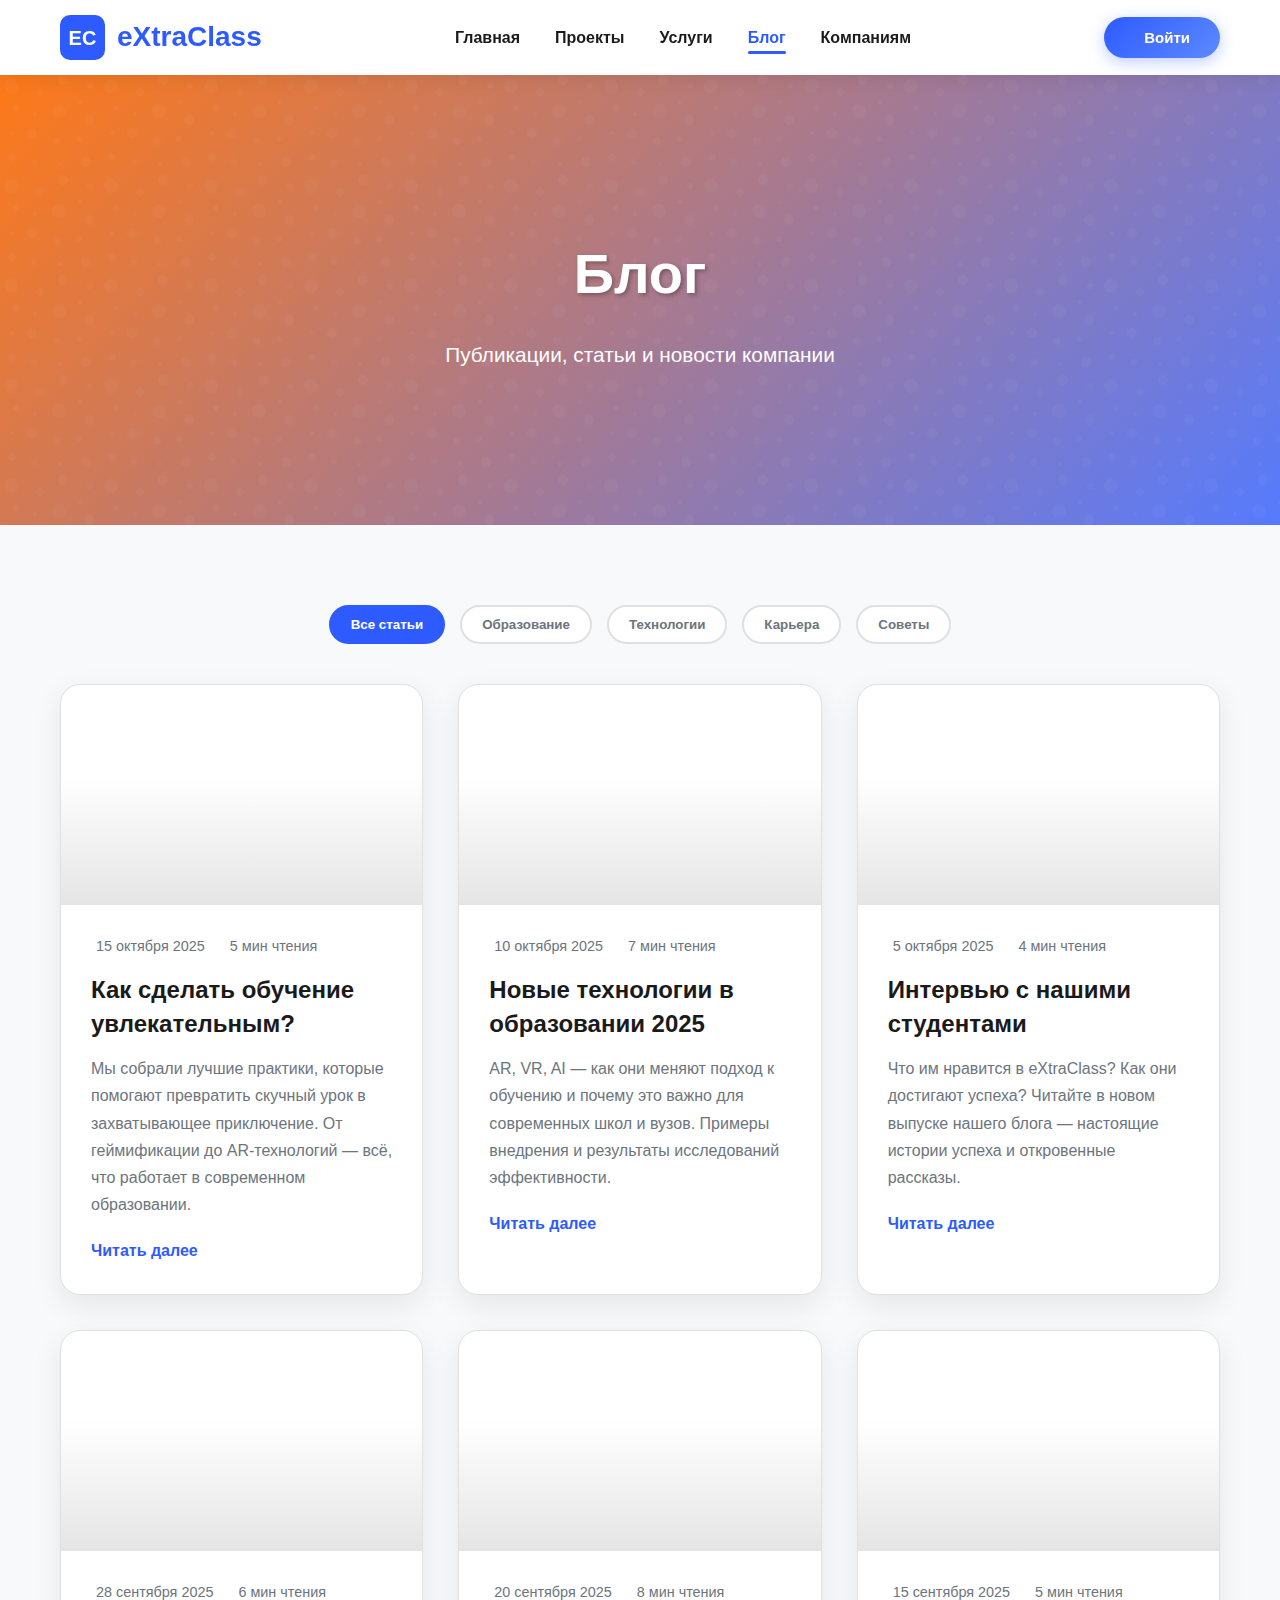
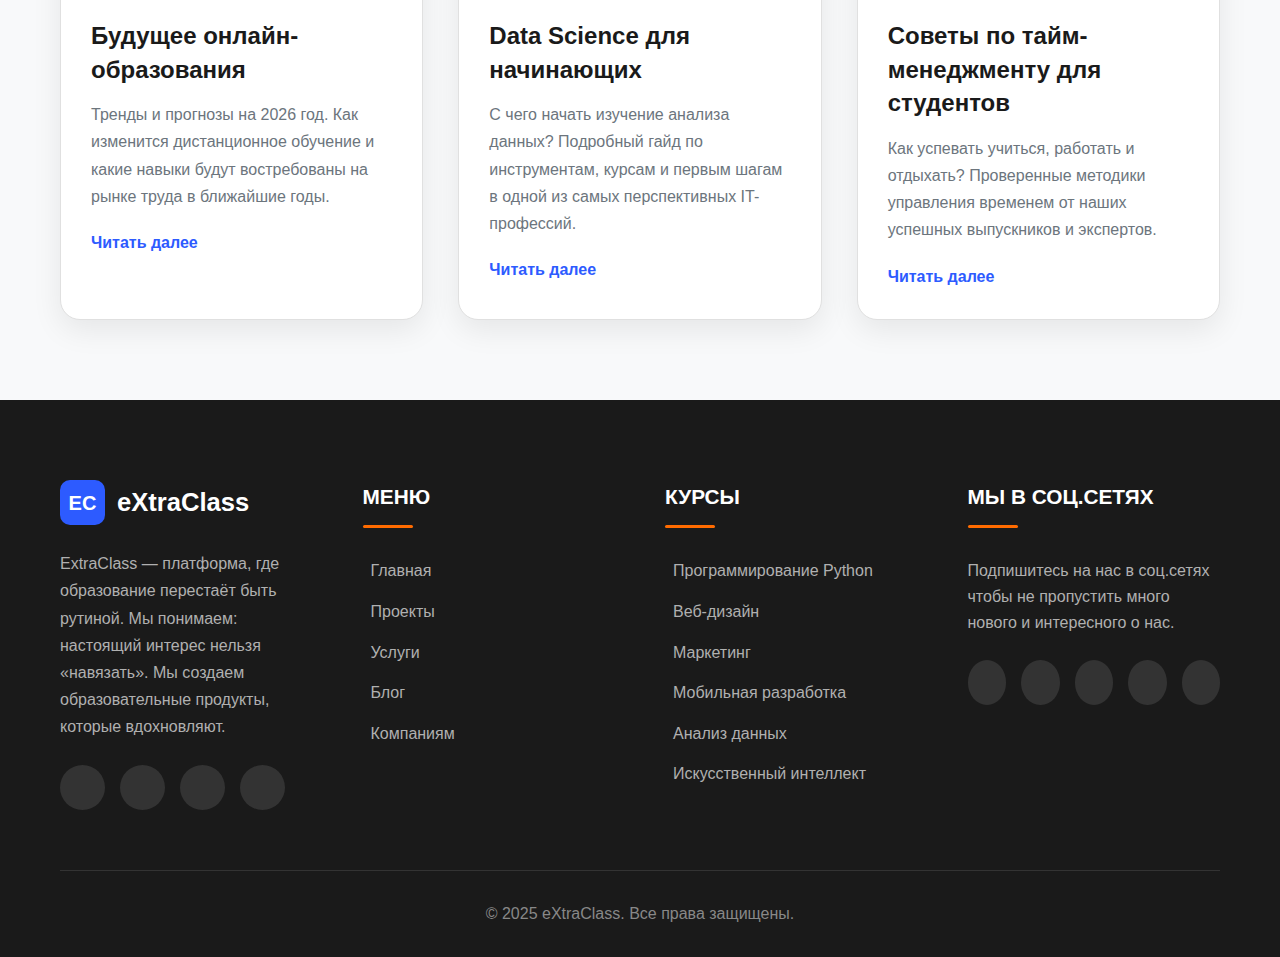
<file: blog.html>
<!DOCTYPE html>
<html lang="ru">
<head>
    <meta charset="UTF-8">
    <meta name="viewport" content="width=device-width, initial-scale=1.0">
    <title>Блог - eXtraClass</title>
    <link rel="stylesheet" href="blog-style.css">
    <link rel="stylesheet" href="carousel-calculator.css">
    <script src="enhancements.js" defer></script>
</head>
<body>
    <header>
        <div class="container">
            <div class="header-inner">
                <a href="index.html" class="logo">
                    <div class="logo-icon">EC</div>
                    <span>eXtraClass</span>
                </a>
                <nav>
                    <ul>
                        <li><a href="index.html">Главная</a></li>
                        <li><a href="projects.html">Проекты</a></li>
                        <li><a href="services.html">Услуги</a></li>
                        <li><a href="blog.html" class="active">Блог</a></li>
                        <li><a href="companies.html">Компаниям</a></li>
                    </ul>
                </nav>
                <button class="auth-btn" onclick="openLoginModal()">
                    <i class="fas fa-sign-in-alt"></i>
                    Войти
                </button>
            </div>
        </div>
    </header>

    <div class="page-hero">
        <div class="container">
            <div class="hero-content">
                <h1>Блог</h1>
                <p>Публикации, статьи и новости компании</p>
            </div>
        </div>
    </div>

    <section>
        <div class="container">
            <div class="categories">
                <button class="category-btn active">Все статьи</button>
                <button class="category-btn">Образование</button>
                <button class="category-btn">Технологии</button>
                <button class="category-btn">Карьера</button>
                <button class="category-btn">Советы</button>
            </div>

            <div class="blog-grid">
                <div class="blog-card">
                    <div class="blog-img" style="background-image: url('https://images.unsplash.com/photo-1434030216411-0b793f4b4173?ixlib=rb-4.0.3&auto=format&fit=crop&w=1000&q=80')"></div>
                    <div class="blog-content">
                        <div class="blog-meta">
                            <span><i class="far fa-calendar"></i> 15 октября 2025</span>
                            <span><i class="far fa-clock"></i> 5 мин чтения</span>
                        </div>
                        <h3>Как сделать обучение увлекательным?</h3>
                        <p>Мы собрали лучшие практики, которые помогают превратить скучный урок в захватывающее приключение. От геймификации до AR-технологий — всё, что работает в современном образовании.</p>
                        <a href="#" class="read-more">Читать далее <i class="fas fa-arrow-right"></i></a>
                    </div>
                </div>

                <div class="blog-card">
                    <div class="blog-img" style="background-image: url('https://images.unsplash.com/photo-1551288049-bebda4e38f71?ixlib=rb-4.0.3&auto=format&fit=crop&w=1000&q=80')"></div>
                    <div class="blog-content">
                        <div class="blog-meta">
                            <span><i class="far fa-calendar"></i> 10 октября 2025</span>
                            <span><i class="far fa-clock"></i> 7 мин чтения</span>
                        </div>
                        <h3>Новые технологии в образовании 2025</h3>
                        <p>AR, VR, AI — как они меняют подход к обучению и почему это важно для современных школ и вузов. Примеры внедрения и результаты исследований эффективности.</p>
                        <a href="#" class="read-more">Читать далее <i class="fas fa-arrow-right"></i></a>
                    </div>
                </div>

                <div class="blog-card">
                    <div class="blog-img" style="background-image: url('https://images.unsplash.com/photo-1522202176988-66273c2fd55f?ixlib=rb-4.0.3&auto=format&fit=crop&w=1000&q=80')"></div>
                    <div class="blog-content">
                        <div class="blog-meta">
                            <span><i class="far fa-calendar"></i> 5 октября 2025</span>
                            <span><i class="far fa-clock"></i> 4 мин чтения</span>
                        </div>
                        <h3>Интервью с нашими студентами</h3>
                        <p>Что им нравится в eXtraClass? Как они достигают успеха? Читайте в новом выпуске нашего блога — настоящие истории успеха и откровенные рассказы.</p>
                        <a href="#" class="read-more">Читать далее <i class="fas fa-arrow-right"></i></a>
                    </div>
                </div>

                <div class="blog-card">
                    <div class="blog-img" style="background-image: url('https://images.unsplash.com/photo-1552664730-d307ca884978?ixlib=rb-4.0.3&auto=format&fit=crop&w=1000&q=80')"></div>
                    <div class="blog-content">
                        <div class="blog-meta">
                            <span><i class="far fa-calendar"></i> 28 сентября 2025</span>
                            <span><i class="far fa-clock"></i> 6 мин чтения</span>
                        </div>
                        <h3>Будущее онлайн-образования</h3>
                        <p>Тренды и прогнозы на 2026 год. Как изменится дистанционное обучение и какие навыки будут востребованы на рынке труда в ближайшие годы.</p>
                        <a href="#" class="read-more">Читать далее <i class="fas fa-arrow-right"></i></a>
                    </div>
                </div>

                <div class="blog-card">
                    <div class="blog-img" style="background-image: url('https://images.unsplash.com/photo-1559028012-481c04fa702d?ixlib=rb-4.0.3&auto=format&fit=crop&w=1000&q=80')"></div>
                    <div class="blog-content">
                        <div class="blog-meta">
                            <span><i class="far fa-calendar"></i> 20 сентября 2025</span>
                            <span><i class="far fa-clock"></i> 8 мин чтения</span>
                        </div>
                        <h3>Data Science для начинающих</h3>
                        <p>С чего начать изучение анализа данных? Подробный гайд по инструментам, курсам и первым шагам в одной из самых перспективных IT-профессий.</p>
                        <a href="#" class="read-more">Читать далее <i class="fas fa-arrow-right"></i></a>
                    </div>
                </div>

                <div class="blog-card">
                    <div class="blog-img" style="background-image: url('https://images.unsplash.com/photo-1547658719-da2b51169166?ixlib=rb-4.0.3&auto=format&fit=crop&w=1000&q=80')"></div>
                    <div class="blog-content">
                        <div class="blog-meta">
                            <span><i class="far fa-calendar"></i> 15 сентября 2025</span>
                            <span><i class="far fa-clock"></i> 5 мин чтения</span>
                        </div>
                        <h3>Советы по тайм-менеджменту для студентов</h3>
                        <p>Как успевать учиться, работать и отдыхать? Проверенные методики управления временем от наших успешных выпускников и экспертов.</p>
                        <a href="#" class="read-more">Читать далее <i class="fas fa-arrow-right"></i></a>
                    </div>
                </div>
            </div>

    </section>

    <footer>
        <div class="container">
            <div class="footer-content">
                <div class="footer-about">
                    <div class="footer-logo">
                        <div class="logo-icon">EC</div>
                        <span>eXtraClass</span>
                    </div>
                    <p>ExtraClass — платформа, где образование перестаёт быть рутиной. Мы понимаем: настоящий интерес нельзя «навязать». Мы создаем образовательные продукты, которые вдохновляют.</p>
                    <div class="social-links">
                        <a href="#"><i class="fab fa-vk"></i></a>
                        <a href="#"><i class="fab fa-telegram"></i></a>
                        <a href="#"><i class="fab fa-youtube"></i></a>
                        <a href="#"><i class="fab fa-instagram"></i></a>
                    </div>
                </div>
                <div class="footer-section">
                    <h3>МЕНЮ</h3>
                    <ul class="footer-links">
                        <li><a href="index.html"><i class="fas fa-home"></i> Главная</a></li>
                        <li><a href="projects.html"><i class="fas fa-project-diagram"></i> Проекты</a></li>
                        <li><a href="services.html"><i class="fas fa-concierge-bell"></i> Услуги</a></li>
                        <li><a href="blog.html"><i class="fas fa-blog"></i> Блог</a></li>
                        <li><a href="companies.html"><i class="fas fa-building"></i> Компаниям</a></li>
                    </ul>
                </div>
                <div class="footer-section">
                    <h3>КУРСЫ</h3>
                    <ul class="footer-links">
                        <li><a href="#"><i class="fas fa-code"></i> Программирование Python</a></li>
                        <li><a href="#"><i class="fas fa-palette"></i> Веб-дизайн</a></li>
                        <li><a href="#"><i class="fas fa-chart-line"></i> Маркетинг</a></li>
                        <li><a href="#"><i class="fas fa-mobile-alt"></i> Мобильная разработка</a></li>
                        <li><a href="#"><i class="fas fa-database"></i> Анализ данных</a></li>
                        <li><a href="#"><i class="fas fa-robot"></i> Искусственный интеллект</a></li>
                    </ul>
                </div>
                <div class="footer-section">
                    <h3>МЫ В СОЦ.СЕТЯХ</h3>
                    <p style="color: #B0B0B0; margin-bottom: 20px;">Подпишитесь на нас в соц.сетях чтобы не пропустить много нового и интересного о нас.</p>
                    <div class="social-links">
                        <a href="#"><i class="fab fa-vk"></i></a>
                        <a href="#"><i class="fab fa-telegram"></i></a>
                        <a href="#"><i class="fab fa-youtube"></i></a>
                        <a href="#"><i class="fab fa-instagram"></i></a>
                        <a href="#"><i class="fab fa-facebook"></i></a>
                    </div>
                </div>
            </div>
            <div class="footer-bottom">
                <p>&copy; 2025 eXtraClass. Все права защищены.</p>
            </div>
        </div>
    </footer>

   <div id="loginModal" class="modal" style="display: none; position: fixed; top: 0; left: 0; width: 100%; height: 100%; background: rgba(0,0,0,0.8); z-index: 2000; align-items: center; justify-content: center;">
        <div style="background: white; border-radius: 20px; padding: 40px; max-width: 500px; width: 90%; position: relative;">
            <button onclick="closeLoginModal()" style="position: absolute; top: 20px; right: 20px; background: none; border: none; font-size: 24px; cursor: pointer; color: var(--gray);">&times;</button>
            <h2 style="text-align: center; margin-bottom: 30px; color: var(--dark);">Вход в систему</h2>
            <div style="display: flex; gap: 10px; margin-bottom: 30px;">
                <button class="tab-btn active" onclick="switchTab('login')" style="flex: 1; padding: 12px; border: none; background: var(--primary); color: white; border-radius: 8px; cursor: pointer; font-weight: 600;">Вход</button>
                <button class="tab-btn" onclick="switchTab('register')" style="flex: 1; padding: 12px; border: 1px solid var(--primary); background: white; color: var(--primary); border-radius: 8px; cursor: pointer; font-weight: 600;">Регистрация</button>
            </div>
            
            <div id="loginTab">
                <form id="loginForm" style="display: flex; flex-direction: column; gap: 20px;">
                    <div>
                        <label style="display: block; margin-bottom: 8px; font-weight: 600; color: var(--dark);">Email</label>
                        <input type="email" required style="width: 100%; padding: 15px; border: 2px solid var(--border); border-radius: 10px; font-size: 16px; transition: border 0.3s;">
                    </div>
                    <div>
                        <label style="display: block; margin-bottom: 8px; font-weight: 600; color: var(--dark);">Пароль</label>
                        <input type="password" required style="width: 100%; padding: 15px; border: 2px solid var(--border); border-radius: 10px; font-size: 16px; transition: border 0.3s;">
                    </div>
                    <button type="submit" style="background: var(--primary); color: white; border: none; padding: 15px; border-radius: 10px; font-size: 16px; font-weight: 600; cursor: pointer; transition: all 0.3s;">Войти</button>
                </form>
            </div>
            
            <div id="registerTab" style="display: none;">
                <form id="registerForm" style="display: flex; flex-direction: column; gap: 20px;">
                    <div>
                        <label style="display: block; margin-bottom: 8px; font-weight: 600; color: var(--dark);">Тип аккаунта</label>
                        <select required style="width: 100%; padding: 15px; border: 2px solid var(--border); border-radius: 10px; font-size: 16px;">
                            <option value="">Выберите тип аккаунта</option>
                            <option value="student">Студент</option>
                            <option value="teacher">Преподаватель</option>
                            <option value="admin">Администратор</option>
                        </select>
                    </div>
                    <div>
                        <label style="display: block; margin-bottom: 8px; font-weight: 600; color: var(--dark);">Имя и фамилия</label>
                        <input type="text" required style="width: 100%; padding: 15px; border: 2px solid var(--border); border-radius: 10px; font-size: 16px;">
                    </div>
                    <div>
                        <label style="display: block; margin-bottom: 8px; font-weight: 600; color: var(--dark);">Email</label>
                        <input type="email" required style="width: 100%; padding: 15px; border: 2px solid var(--border); border-radius: 10px; font-size: 16px;">
                    </div>
                    <div>
                        <label style="display: block; margin-bottom: 8px; font-weight: 600; color: var(--dark);">Пароль</label>
                        <input type="password" required style="width: 100%; padding: 15px; border: 2px solid var(--border); border-radius: 10px; font-size: 16px;">
                    </div>
                    <button type="submit" style="background: var(--secondary); color: white; border: none; padding: 15px; border-radius: 10px; font-size: 16px; font-weight: 600; cursor: pointer; transition: all 0.3s;">Зарегистрироваться</button>
                </form>
            </div>
        </div>
    </div>

    <script>
        function openLoginModal() {
            document.getElementById('loginModal').style.display = 'flex';
        }

        function closeLoginModal() {
            document.getElementById('loginModal').style.display = 'none';
        }

        function switchTab(tab) {
            document.querySelectorAll('.tab-btn').forEach(btn => btn.classList.remove('active'));
            event.target.classList.add('active');
            
            if (tab === 'login') {
                document.getElementById('loginTab').style.display = 'block';
                document.getElementById('registerTab').style.display = 'none';
            } else {
                document.getElementById('loginTab').style.display = 'none';
                document.getElementById('registerTab').style.display = 'block';
            }
        }

        window.onclick = function(event) {
            const modal = document.getElementById('loginModal');
            if (event.target === modal) {
                closeLoginModal();
            }
        }

        document.getElementById('loginForm').onsubmit = function(e) {
            e.preventDefault();
            alert('Вход выполнен успешно!');
            closeLoginModal();
        }

        document.getElementById('registerForm').onsubmit = function(e) {
            e.preventDefault();
            alert('Регистрация завершена! Проверьте вашу почту.');
            closeLoginModal();
        }
    </script>

    <script>
        function openLoginModal() {
            document.getElementById('loginModal').style.display = 'flex';
        }

        function closeLoginModal() {
            document.getElementById('loginModal').style.display = 'none';
        }

        document.querySelectorAll('.category-btn').forEach(btn => {
            btn.addEventListener('click', function() {
                document.querySelectorAll('.category-btn').forEach(b => b.classList.remove('active'));
                this.classList.add('active');
            });
        });

        document.querySelector('.newsletter-form').addEventListener('submit', function(e) {
            e.preventDefault();
            alert('Спасибо за подписку! Проверьте вашу почту для подтверждения.');
            this.reset();
        });

        document.querySelectorAll('.read-more').forEach(link => {
            link.addEventListener('click', function(e) {
                e.preventDefault();
                const articleTitle = this.closest('.blog-card').querySelector('h3').textContent;
                alert(`Статья "${articleTitle}" скоро будет доступна для чтения!`);
            });
        });
    </script>
</body>
</html>
</file>
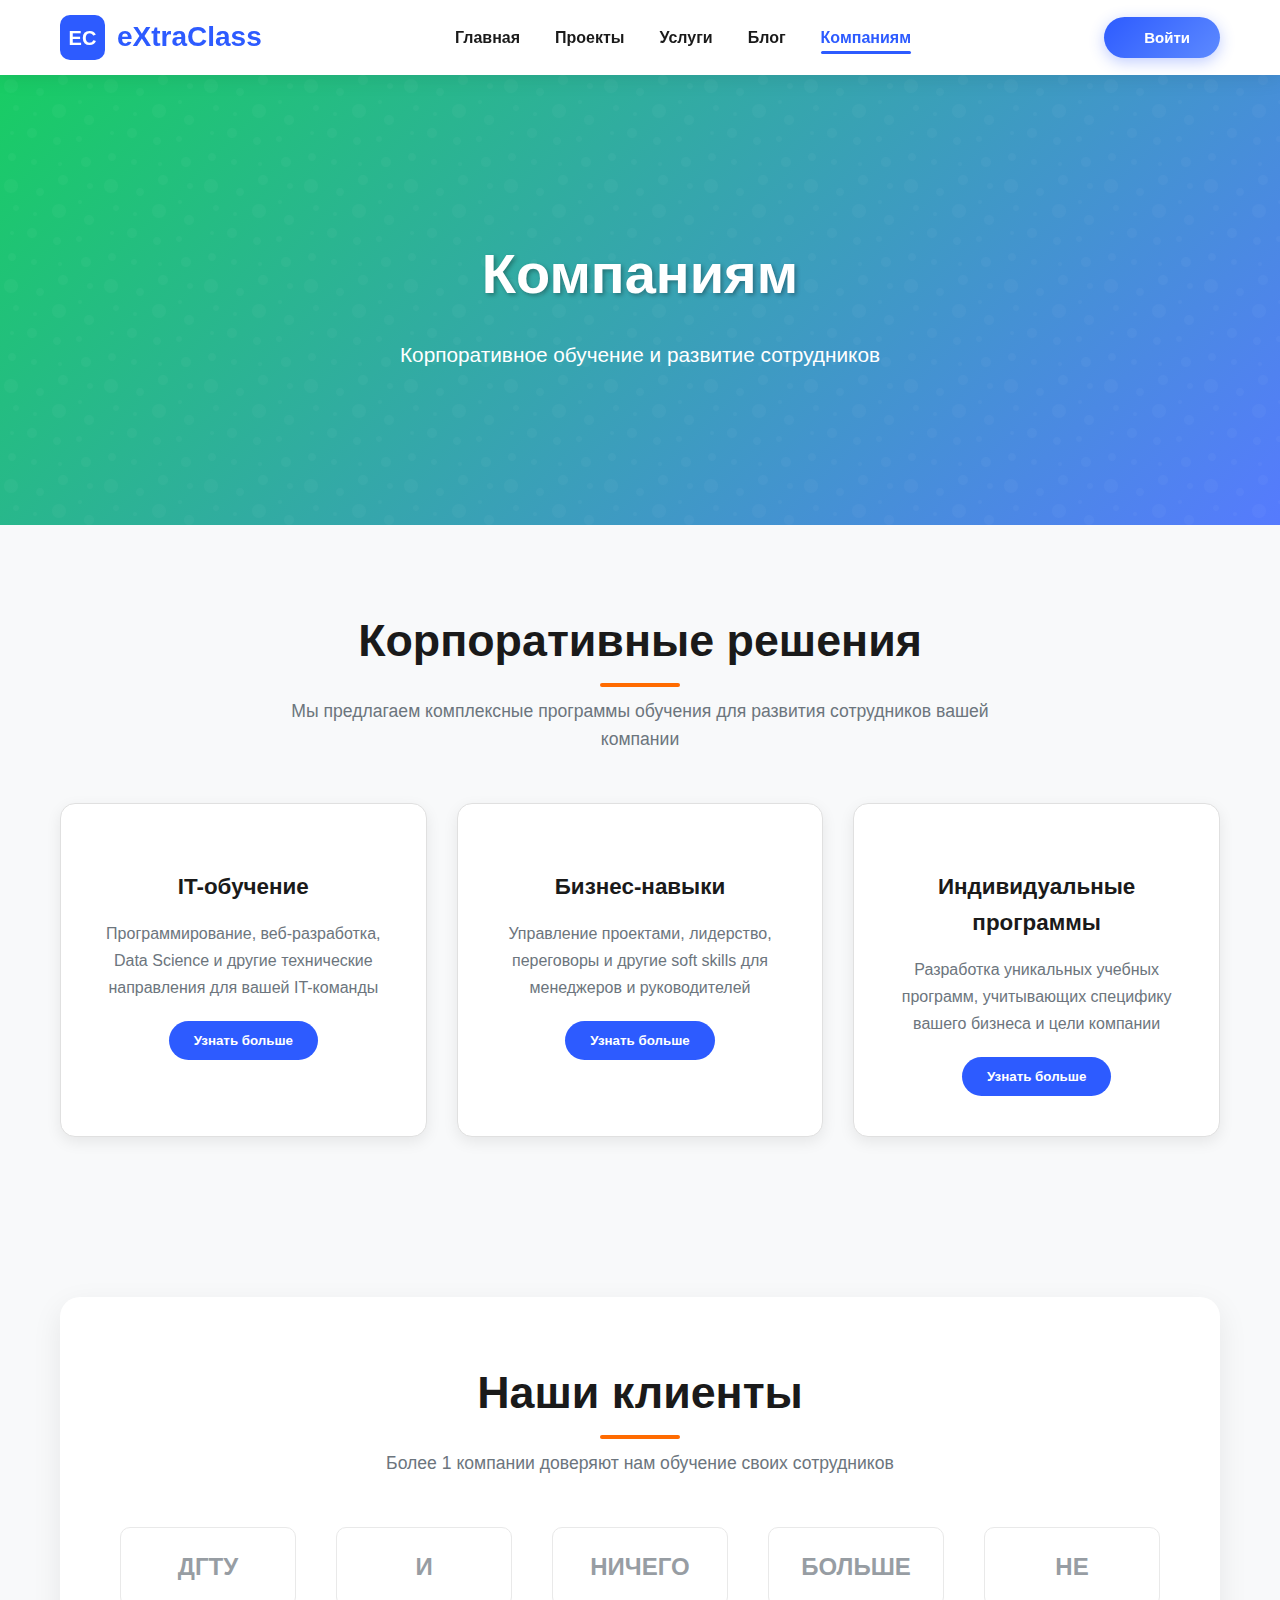
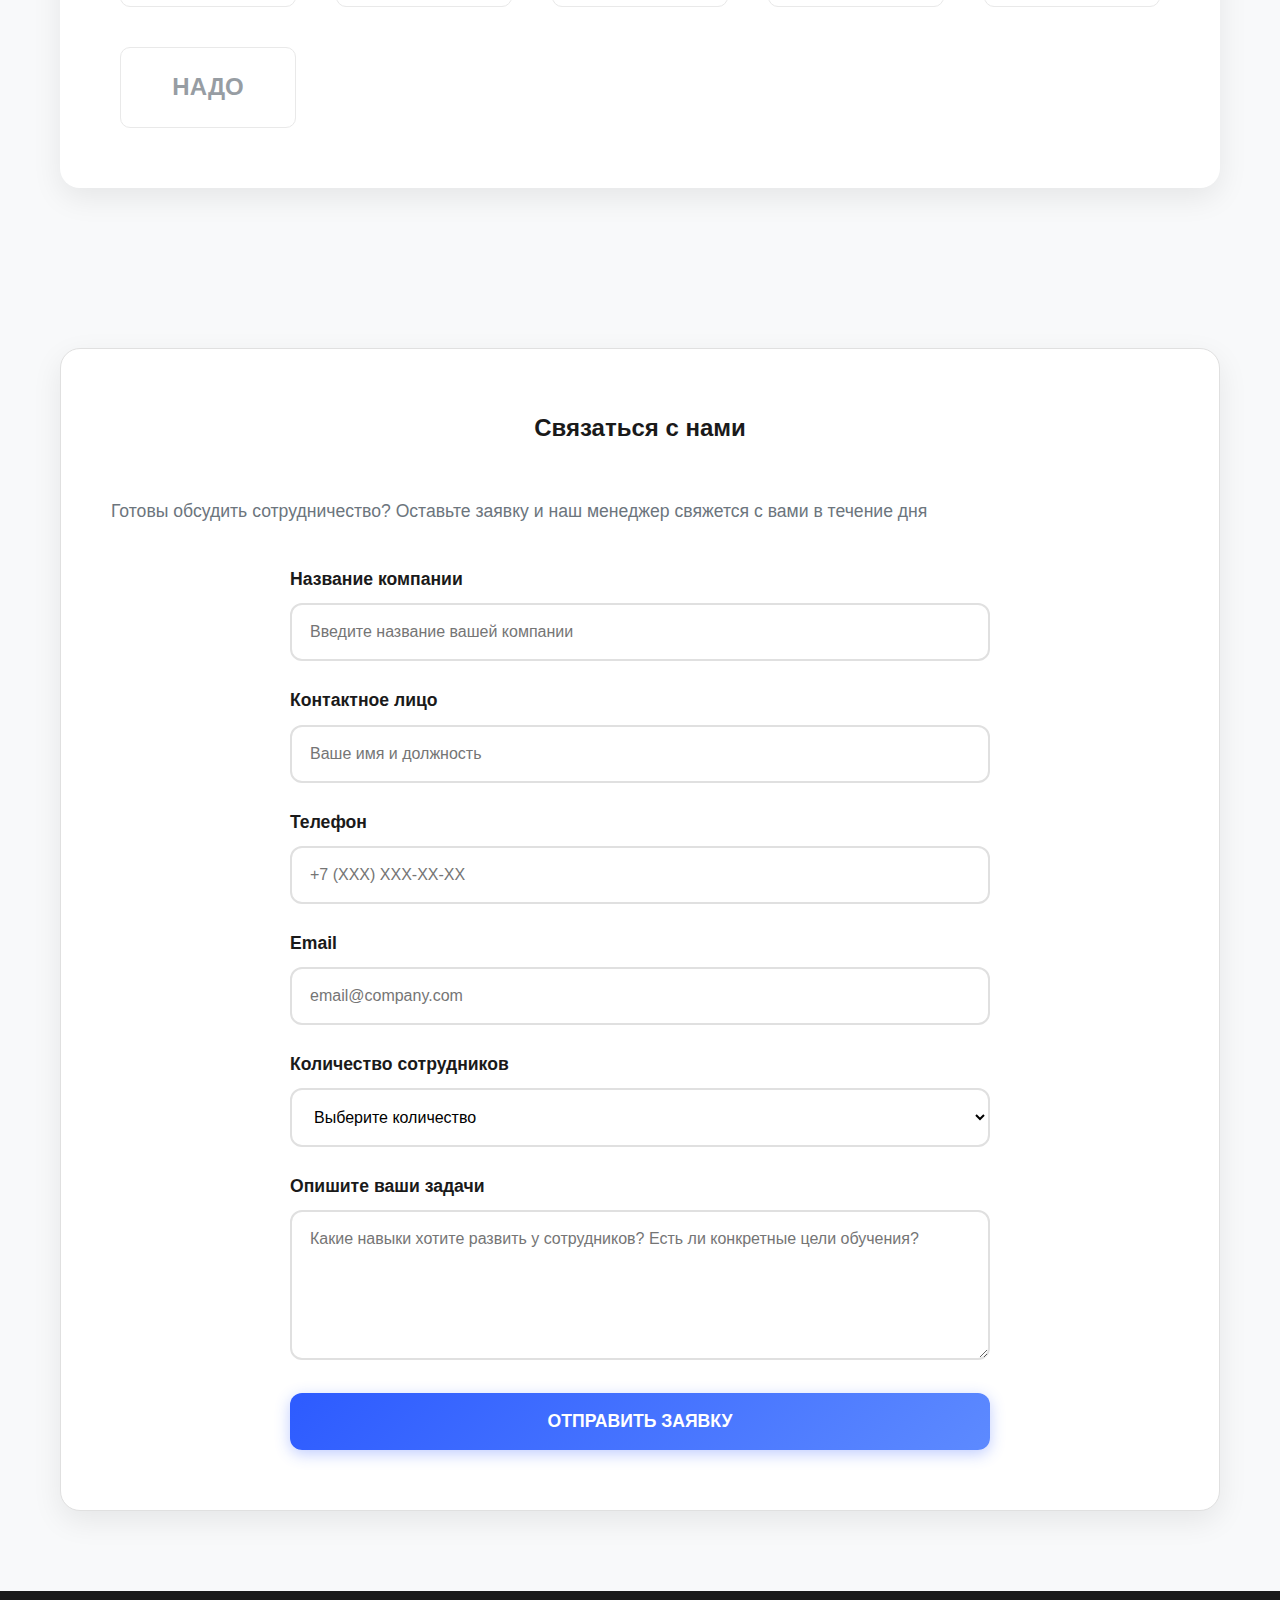
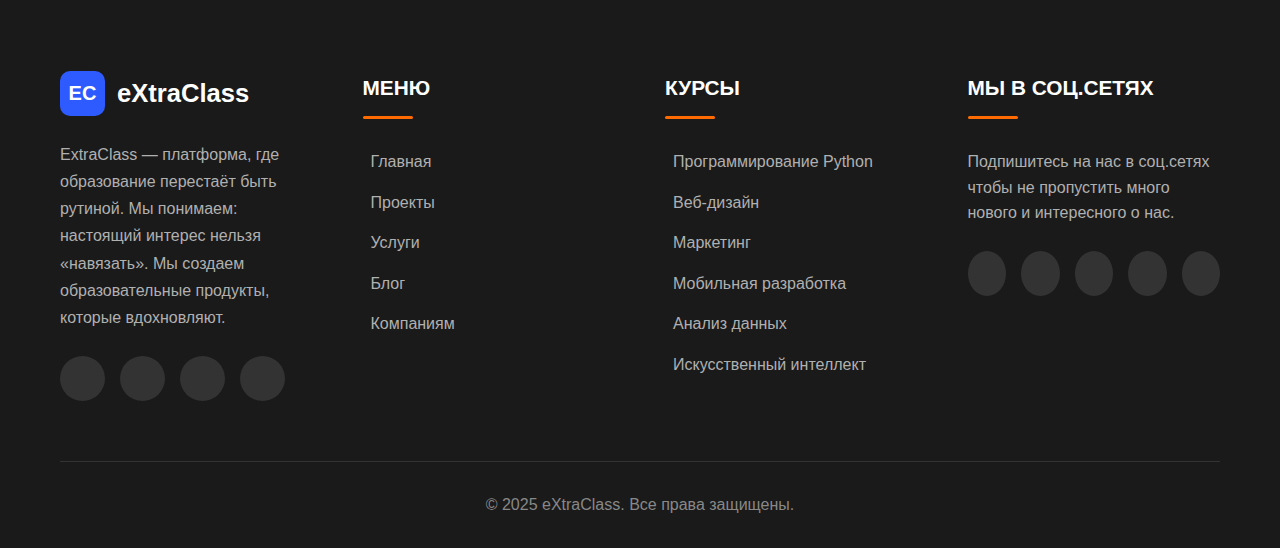
<file: companies.html>
<!DOCTYPE html>
<html lang="ru">
<head>
    <meta charset="UTF-8">
    <meta name="viewport" content="width=device-width, initial-scale=1.0">
    <title>Компаниям - eXtraClass</title>
    <link rel="stylesheet" href="companies-style.css">
    <link rel="stylesheet" href="carousel-calculator.css">
    <script src="enhancements.js" defer></script>
</head>
<body>
    <header>
        <div class="container">
            <div class="header-inner">
                <a href="index.html" class="logo">
                    <div class="logo-icon">EC</div>
                    <span>eXtraClass</span>
                </a>
                <nav>
                    <ul>
                        <li><a href="index.html">Главная</a></li>
                        <li><a href="projects.html">Проекты</a></li>
                        <li><a href="services.html">Услуги</a></li>
                        <li><a href="blog.html">Блог</a></li>
                        <li><a href="companies.html" class="active">Компаниям</a></li>
                    </ul>
                </nav>
                <button class="auth-btn" onclick="openLoginModal()">
                    <i class="fas fa-sign-in-alt"></i>
                    Войти
                </button>
            </div>
        </div>
    </header>

    <div class="page-hero">
        <div class="container">
            <div class="hero-content">
                <h1>Компаниям</h1>
                <p>Корпоративное обучение и развитие сотрудников</p>
            </div>
        </div>
    </div>

    <section>
        <div class="container">
            <div class="section-title">
                <h2>Корпоративные решения</h2>
                <p>Мы предлагаем комплексные программы обучения для развития сотрудников вашей компании</p>
            </div>
            <div class="services-grid">
                <div class="service-card">
                    <div class="service-icon">
                        <i class="fas fa-laptop-code"></i>
                    </div>
                    <h3>IT-обучение</h3>
                    <p>Программирование, веб-разработка, Data Science и другие технические направления для вашей IT-команды</p>
                    <button class="service-btn">Узнать больше</button>
                </div>
                <div class="service-card">
                    <div class="service-icon">
                        <i class="fas fa-chart-line"></i>
                    </div>
                    <h3>Бизнес-навыки</h3>
                    <p>Управление проектами, лидерство, переговоры и другие soft skills для менеджеров и руководителей</p>
                    <button class="service-btn">Узнать больше</button>
                </div>
                <div class="service-card">
                    <div class="service-icon">
                        <i class="fas fa-users-cog"></i>
                    </div>
                    <h3>Индивидуальные программы</h3>
                    <p>Разработка уникальных учебных программ, учитывающих специфику вашего бизнеса и цели компании</p>
                    <button class="service-btn">Узнать больше</button>
                </div>
            </div>
        </div>
    </section>

    <section>
        <div class="container">
            <div class="partners-section">
                <div class="section-title">
                    <h2>Наши клиенты</h2>
                    <p>Более 1 компании доверяют нам обучение своих сотрудников</p>
                </div>
                <div class="partners-grid">
                    <div class="partner-logo">ДГТУ</div>
                    <div class="partner-logo">И</div>
                    <div class="partner-logo">НИЧЕГО</div>
                    <div class="partner-logo">БОЛЬШЕ</div>
                    <div class="partner-logo">НЕ</div>
                    <div class="partner-logo">НАДО</div>
                </div>
            </div>
        </div>
    </section>

    <section style="background: var(--light);">
        <div class="container">
            <div class="contact-section">
                <h2 class="section-title">Связаться с нами</h2>
                <p class="text-center" style="margin-bottom: 40px; color: var(--gray); font-size: 1.1rem;">
                    Готовы обсудить сотрудничество? Оставьте заявку и наш менеджер свяжется с вами в течение дня
                </p>
                
                <div class="contact-form">
                    <div class="form-group">
                        <label for="company">Название компании</label>
                        <input type="text" id="company" placeholder="Введите название вашей компании" required>
                    </div>
                    <div class="form-group">
                        <label for="contact-name">Контактное лицо</label>
                        <input type="text" id="contact-name" placeholder="Ваше имя и должность" required>
                    </div>
                    <div class="form-group">
                        <label for="company-phone">Телефон</label>
                        <input type="tel" id="company-phone" placeholder="+7 (XXX) XXX-XX-XX" required>
                    </div>
                    <div class="form-group">
                        <label for="company-email">Email</label>
                        <input type="email" id="company-email" placeholder="email@company.com" required>
                    </div>
                    <div class="form-group">
                        <label for="employees">Количество сотрудников</label>
                        <select id="employees" required>
                            <option value="">Выберите количество</option>
                            <option value="1-10">1-10 сотрудников</option>
                            <option value="11-50">11-50 сотрудников</option>
                            <option value="51-200">51-200 сотрудников</option>
                            <option value="201-500">201-500 сотрудников</option>
                            <option value="500+">Более 500 сотрудников</option>
                        </select>
                    </div>
                    <div class="form-group">
                        <label for="company-message">Опишите ваши задачи</label>
                        <textarea id="company-message" placeholder="Какие навыки хотите развить у сотрудников? Есть ли конкретные цели обучения?" required></textarea>
                    </div>
                    <button type="submit" class="submit-btn">ОТПРАВИТЬ ЗАЯВКУ</button>
                </div>
            </div>
        </div>
    </section>

    <footer>
        <div class="container">
            <div class="footer-content">
                <div class="footer-about">
                    <div class="footer-logo">
                        <div class="logo-icon">EC</div>
                        <span>eXtraClass</span>
                    </div>
                    <p>ExtraClass — платформа, где образование перестаёт быть рутиной. Мы понимаем: настоящий интерес нельзя «навязать». Мы создаем образовательные продукты, которые вдохновляют.</p>
                    <div class="social-links">
                        <a href="#"><i class="fab fa-vk"></i></a>
                        <a href="#"><i class="fab fa-telegram"></i></a>
                        <a href="#"><i class="fab fa-youtube"></i></a>
                        <a href="#"><i class="fab fa-instagram"></i></a>
                    </div>
                </div>
                <div class="footer-section">
                    <h3>МЕНЮ</h3>
                    <ul class="footer-links">
                        <li><a href="index.html"><i class="fas fa-home"></i> Главная</a></li>
                        <li><a href="projects.html"><i class="fas fa-project-diagram"></i> Проекты</a></li>
                        <li><a href="services.html"><i class="fas fa-concierge-bell"></i> Услуги</a></li>
                        <li><a href="blog.html"><i class="fas fa-blog"></i> Блог</a></li>
                        <li><a href="companies.html"><i class="fas fa-building"></i> Компаниям</a></li>
                    </ul>
                </div>
                <div class="footer-section">
                    <h3>КУРСЫ</h3>
                    <ul class="footer-links">
                        <li><a href="#"><i class="fas fa-code"></i> Программирование Python</a></li>
                        <li><a href="#"><i class="fas fa-palette"></i> Веб-дизайн</a></li>
                        <li><a href="#"><i class="fas fa-chart-line"></i> Маркетинг</a></li>
                        <li><a href="#"><i class="fas fa-mobile-alt"></i> Мобильная разработка</a></li>
                        <li><a href="#"><i class="fas fa-database"></i> Анализ данных</a></li>
                        <li><a href="#"><i class="fas fa-robot"></i> Искусственный интеллект</a></li>
                    </ul>
                </div>
                <div class="footer-section">
                    <h3>МЫ В СОЦ.СЕТЯХ</h3>
                    <p style="color: #B0B0B0; margin-bottom: 20px;">Подпишитесь на нас в соц.сетях чтобы не пропустить много нового и интересного о нас.</p>
                    <div class="social-links">
                        <a href="#"><i class="fab fa-vk"></i></a>
                        <a href="#"><i class="fab fa-telegram"></i></a>
                        <a href="#"><i class="fab fa-youtube"></i></a>
                        <a href="#"><i class="fab fa-instagram"></i></a>
                        <a href="#"><i class="fab fa-facebook"></i></a>
                    </div>
                </div>
            </div>
            <div class="footer-bottom">
                <p>&copy; 2025 eXtraClass. Все права защищены.</p>
            </div>
        </div>
    </footer>

   <div id="loginModal" class="modal" style="display: none; position: fixed; top: 0; left: 0; width: 100%; height: 100%; background: rgba(0,0,0,0.8); z-index: 2000; align-items: center; justify-content: center;">
        <div style="background: white; border-radius: 20px; padding: 40px; max-width: 500px; width: 90%; position: relative;">
            <button onclick="closeLoginModal()" style="position: absolute; top: 20px; right: 20px; background: none; border: none; font-size: 24px; cursor: pointer; color: var(--gray);">&times;</button>
            <h2 style="text-align: center; margin-bottom: 30px; color: var(--dark);">Вход в систему</h2>
            <div style="display: flex; gap: 10px; margin-bottom: 30px;">
                <button class="tab-btn active" onclick="switchTab('login')" style="flex: 1; padding: 12px; border: none; background: var(--primary); color: white; border-radius: 8px; cursor: pointer; font-weight: 600;">Вход</button>
                <button class="tab-btn" onclick="switchTab('register')" style="flex: 1; padding: 12px; border: 1px solid var(--primary); background: white; color: var(--primary); border-radius: 8px; cursor: pointer; font-weight: 600;">Регистрация</button>
            </div>
            
            <div id="loginTab">
                <form id="loginForm" style="display: flex; flex-direction: column; gap: 20px;">
                    <div>
                        <label style="display: block; margin-bottom: 8px; font-weight: 600; color: var(--dark);">Email</label>
                        <input type="email" required style="width: 100%; padding: 15px; border: 2px solid var(--border); border-radius: 10px; font-size: 16px; transition: border 0.3s;">
                    </div>
                    <div>
                        <label style="display: block; margin-bottom: 8px; font-weight: 600; color: var(--dark);">Пароль</label>
                        <input type="password" required style="width: 100%; padding: 15px; border: 2px solid var(--border); border-radius: 10px; font-size: 16px; transition: border 0.3s;">
                    </div>
                    <button type="submit" style="background: var(--primary); color: white; border: none; padding: 15px; border-radius: 10px; font-size: 16px; font-weight: 600; cursor: pointer; transition: all 0.3s;">Войти</button>
                </form>
            </div>
            
            <div id="registerTab" style="display: none;">
                <form id="registerForm" style="display: flex; flex-direction: column; gap: 20px;">
                    <div>
                        <label style="display: block; margin-bottom: 8px; font-weight: 600; color: var(--dark);">Тип аккаунта</label>
                        <select required style="width: 100%; padding: 15px; border: 2px solid var(--border); border-radius: 10px; font-size: 16px;">
                            <option value="">Выберите тип аккаунта</option>
                            <option value="student">Студент</option>
                            <option value="teacher">Преподаватель</option>
                            <option value="admin">Администратор</option>
                        </select>
                    </div>
                    <div>
                        <label style="display: block; margin-bottom: 8px; font-weight: 600; color: var(--dark);">Имя и фамилия</label>
                        <input type="text" required style="width: 100%; padding: 15px; border: 2px solid var(--border); border-radius: 10px; font-size: 16px;">
                    </div>
                    <div>
                        <label style="display: block; margin-bottom: 8px; font-weight: 600; color: var(--dark);">Email</label>
                        <input type="email" required style="width: 100%; padding: 15px; border: 2px solid var(--border); border-radius: 10px; font-size: 16px;">
                    </div>
                    <div>
                        <label style="display: block; margin-bottom: 8px; font-weight: 600; color: var(--dark);">Пароль</label>
                        <input type="password" required style="width: 100%; padding: 15px; border: 2px solid var(--border); border-radius: 10px; font-size: 16px;">
                    </div>
                    <button type="submit" style="background: var(--secondary); color: white; border: none; padding: 15px; border-radius: 10px; font-size: 16px; font-weight: 600; cursor: pointer; transition: all 0.3s;">Зарегистрироваться</button>
                </form>
            </div>
        </div>
    </div>

    <script>
        function openLoginModal() {
            document.getElementById('loginModal').style.display = 'flex';
        }

        function closeLoginModal() {
            document.getElementById('loginModal').style.display = 'none';
        }

        function switchTab(tab) {
            document.querySelectorAll('.tab-btn').forEach(btn => btn.classList.remove('active'));
            event.target.classList.add('active');
            
            if (tab === 'login') {
                document.getElementById('loginTab').style.display = 'block';
                document.getElementById('registerTab').style.display = 'none';
            } else {
                document.getElementById('loginTab').style.display = 'none';
                document.getElementById('registerTab').style.display = 'block';
            }
        }

        window.onclick = function(event) {
            const modal = document.getElementById('loginModal');
            if (event.target === modal) {
                closeLoginModal();
            }
        }

        document.getElementById('loginForm').onsubmit = function(e) {
            e.preventDefault();
            alert('Вход выполнен успешно!');
            closeLoginModal();
        }

        document.getElementById('registerForm').onsubmit = function(e) {
            e.preventDefault();
            alert('Регистрация завершена! Проверьте вашу почту.');
            closeLoginModal();
        }
    </script>

    <script>
        function openLoginModal() {
            document.getElementById('loginModal').style.display = 'flex';
        }

        function closeLoginModal() {
            document.getElementById('loginModal').style.display = 'none';
        }

        document.querySelector('.contact-form').addEventListener('submit', function(e) {
            e.preventDefault();
            alert('Спасибо за вашу заявку! Наш менеджер свяжется с вами в течение рабочего дня для обсуждения сотрудничества.');
            this.reset();
        });

         document.querySelectorAll('.service-btn').forEach(btn => {
            btn.addEventListener('click', function() {
                const serviceName = this.closest('.service-card').querySelector('h3').textContent;
                alert(`Услуга: ${serviceName}\nНаш специалист свяжется с вами для консультации.`);
            });
        });
    </script>
</body>
</html>
</file>
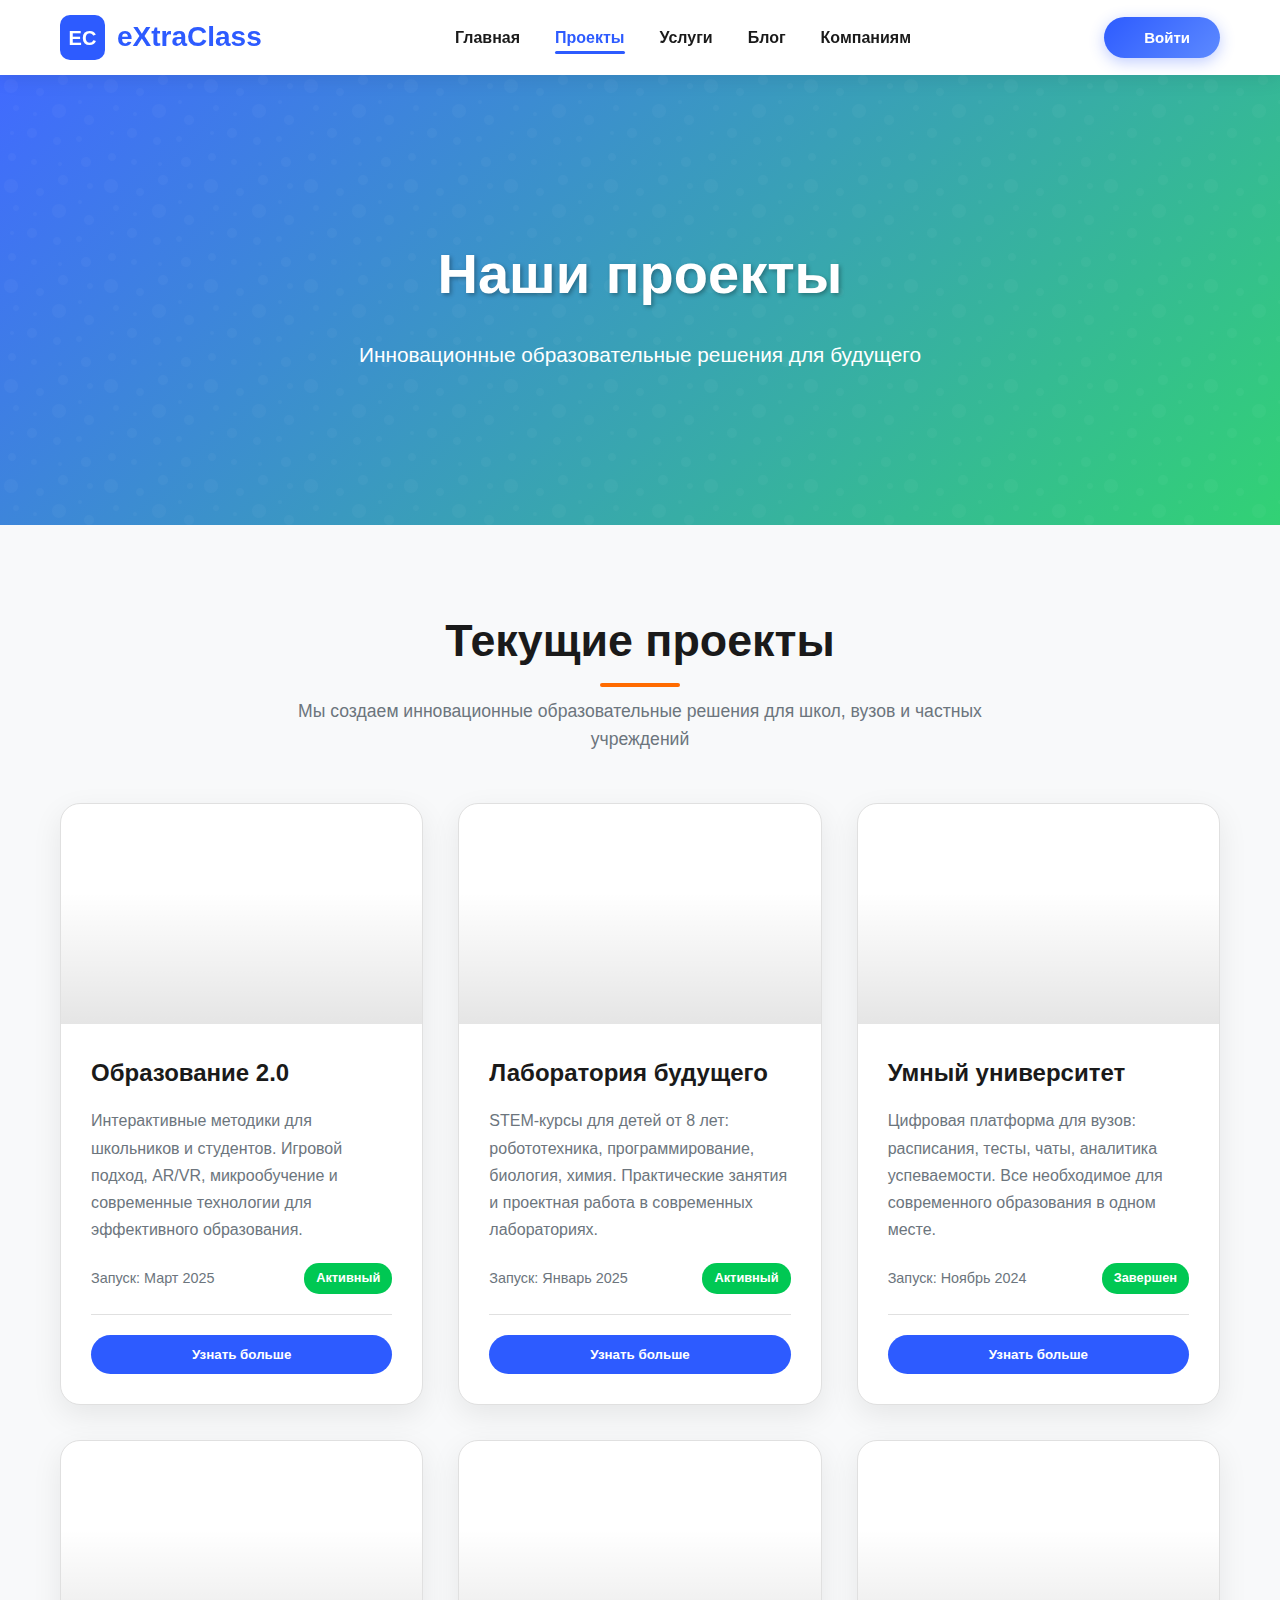
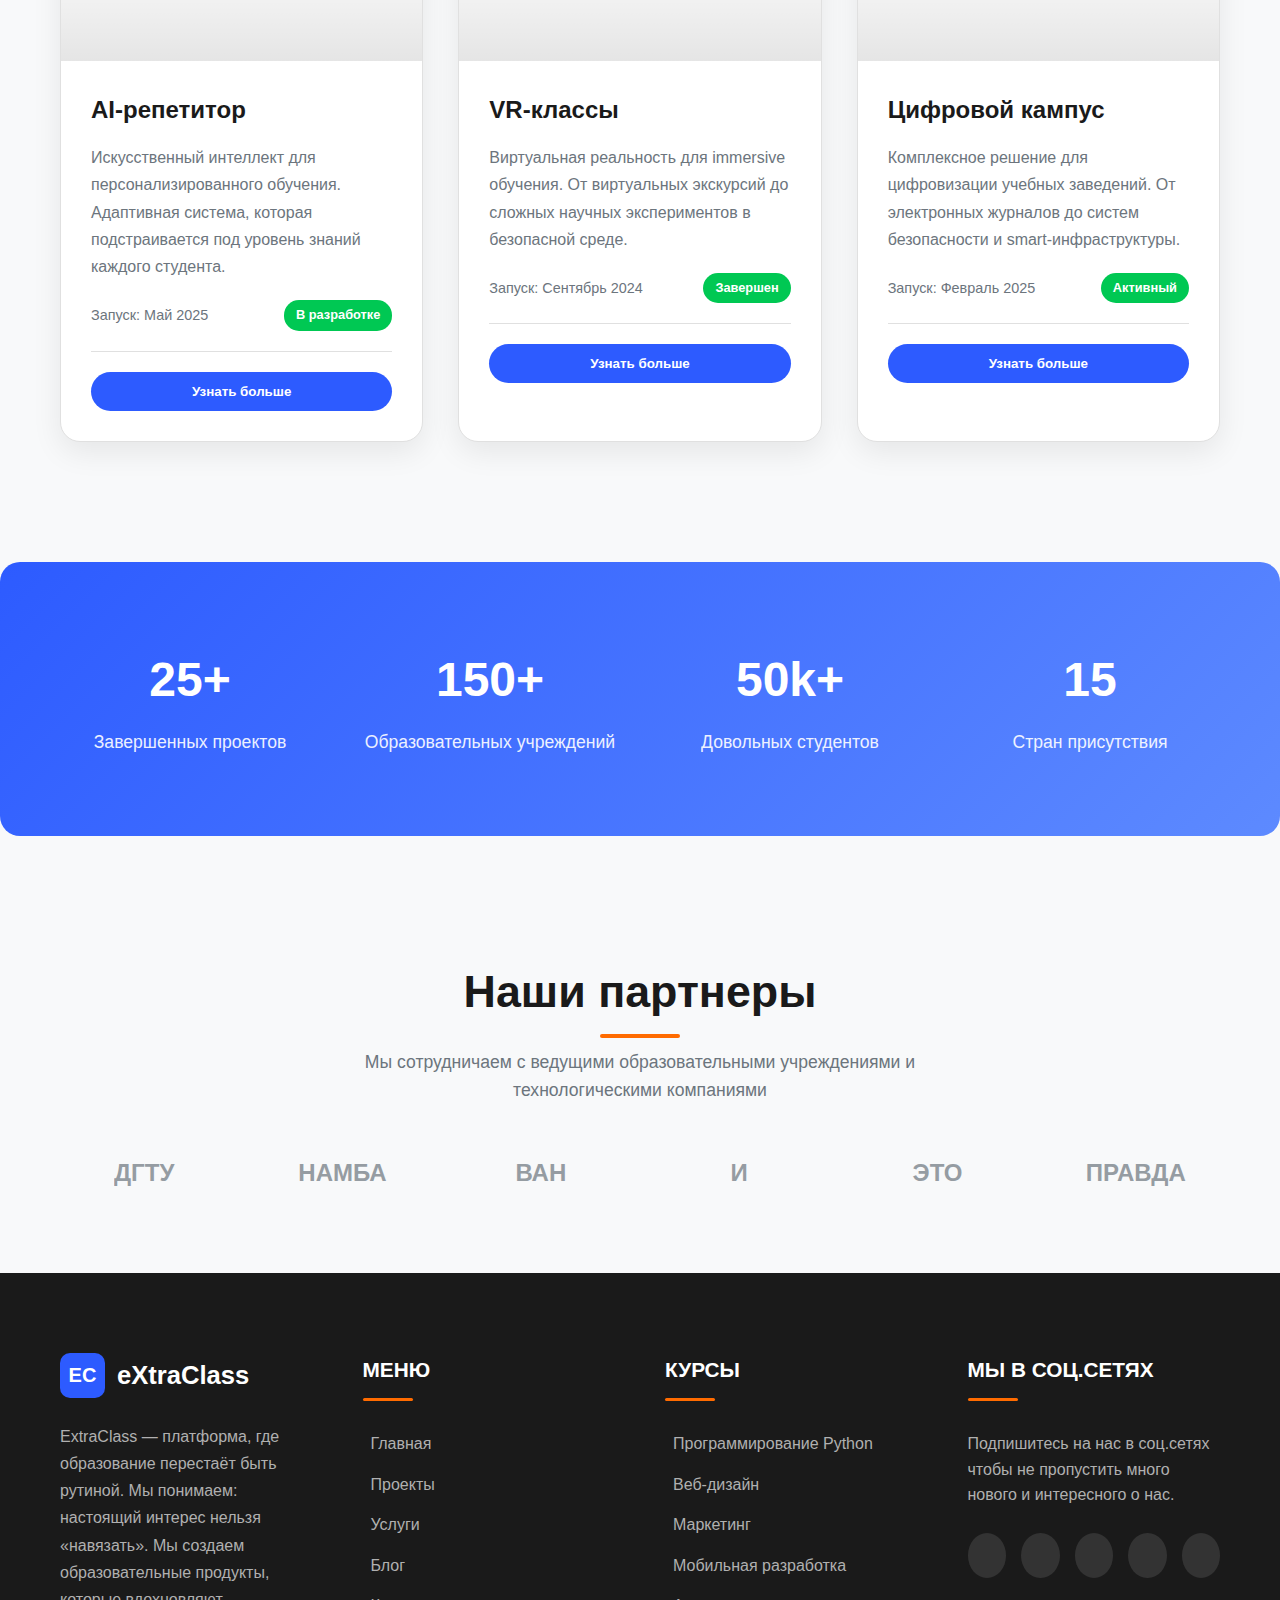
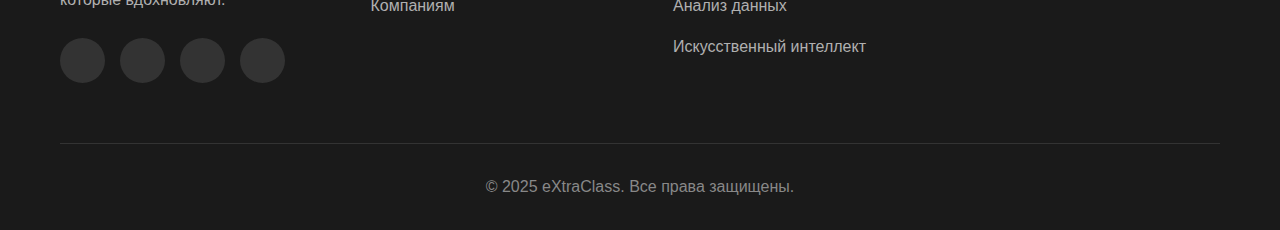
<file: projects.html>
<!DOCTYPE html>
<html lang="ru">
<head>
    <meta charset="UTF-8">
    <meta name="viewport" content="width=device-width, initial-scale=1.0">
    <title>Проекты - eXtraClass</title>
    <link rel="stylesheet" href="projects-style.css">
    <link rel="stylesheet" href="carousel-calculator.css">
    <script src="enhancements.js" defer></script>
</head>
<body>
    <header>
        <div class="container">
            <div class="header-inner">
                <a href="index.html" class="logo">
                    <div class="logo-icon">EC</div>
                    <span>eXtraClass</span>
                </a>
                <nav>
                    <ul>
                        <li><a href="index.html">Главная</a></li>
                        <li><a href="projects.html" class="active">Проекты</a></li>
                        <li><a href="services.html">Услуги</a></li>
                        <li><a href="blog.html">Блог</a></li>
                        <li><a href="companies.html">Компаниям</a></li>
                    </ul>
                </nav>
                <button class="auth-btn" onclick="openLoginModal()">
                    <i class="fas fa-sign-in-alt"></i>
                    Войти
                </button>
            </div>
        </div>
    </header>

    <div class="page-hero">
        <div class="container">
            <div class="hero-content">
                <h1>Наши проекты</h1>
                <p>Инновационные образовательные решения для будущего</p>
            </div>
        </div>
    </div>

    <section>
        <div class="container">
            <div class="section-title">
                <h2>Текущие проекты</h2>
                <p>Мы создаем инновационные образовательные решения для школ, вузов и частных учреждений</p>
            </div>
            <div class="projects-grid">
                <div class="project-card">
                    <div class="project-img" style="background-image: url('https://images.unsplash.com/photo-1553877522-43269d4ea984?ixlib=rb-4.0.3&auto=format&fit=crop&w=1000&q=80')"></div>
                    <div class="project-content">
                        <h3>Образование 2.0</h3>
                        <p>Интерактивные методики для школьников и студентов. Игровой подход, AR/VR, микрообучение и современные технологии для эффективного образования.</p>
                        <div class="project-meta">
                            <span class="project-date"><i class="far fa-calendar"></i> Запуск: Март 2025</span>
                            <span class="project-status">Активный</span>
                        </div>
                        <button class="project-btn">Узнать больше</button>
                    </div>
                </div>
                <div class="project-card">
                    <div class="project-img" style="background-image: url('https://images.unsplash.com/photo-1532094349884-543bc11b234d?ixlib=rb-4.0.3&auto=format&fit=crop&w=1000&q=80')"></div>
                    <div class="project-content">
                        <h3>Лаборатория будущего</h3>
                        <p>STEM-курсы для детей от 8 лет: робототехника, программирование, биология, химия. Практические занятия и проектная работа в современных лабораториях.</p>
                        <div class="project-meta">
                            <span class="project-date"><i class="far fa-calendar"></i> Запуск: Январь 2025</span>
                            <span class="project-status">Активный</span>
                        </div>
                        <button class="project-btn">Узнать больше</button>
                    </div>
                </div>
                <div class="project-card">
                    <div class="project-img" style="background-image: url('https://images.unsplash.com/photo-1562813733-b31f71025d54?ixlib=rb-4.0.3&auto=format&fit=crop&w=1000&q=80')"></div>
                    <div class="project-content">
                        <h3>Умный университет</h3>
                        <p>Цифровая платформа для вузов: расписания, тесты, чаты, аналитика успеваемости. Все необходимое для современного образования в одном месте.</p>
                        <div class="project-meta">
                            <span class="project-date"><i class="far fa-calendar"></i> Запуск: Ноябрь 2024</span>
                            <span class="project-status">Завершен</span>
                        </div>
                        <button class="project-btn">Узнать больше</button>
                    </div>
                </div>
                <div class="project-card">
                    <div class="project-img" style="background-image: url('https://images.unsplash.com/photo-1581094794329-cd6d23d67b25?ixlib=rb-4.0.3&auto=format&fit=crop&w=1000&q=80')"></div>
                    <div class="project-content">
                        <h3>AI-репетитор</h3>
                        <p>Искусственный интеллект для персонализированного обучения. Адаптивная система, которая подстраивается под уровень знаний каждого студента.</p>
                        <div class="project-meta">
                            <span class="project-date"><i class="far fa-calendar"></i> Запуск: Май 2025</span>
                            <span class="project-status">В разработке</span>
                        </div>
                        <button class="project-btn">Узнать больше</button>
                    </div>
                </div>
                <div class="project-card">
                    <div class="project-img" style="background-image: url('https://images.unsplash.com/photo-1552664730-d307ca884978?ixlib=rb-4.0.3&auto=format&fit=crop&w=1000&q=80')"></div>
                    <div class="project-content">
                        <h3>VR-классы</h3>
                        <p>Виртуальная реальность для immersive обучения. От виртуальных экскурсий до сложных научных экспериментов в безопасной среде.</p>
                        <div class="project-meta">
                            <span class="project-date"><i class="far fa-calendar"></i> Запуск: Сентябрь 2024</span>
                            <span class="project-status">Завершен</span>
                        </div>
                        <button class="project-btn">Узнать больше</button>
                    </div>
                </div>
                <div class="project-card">
                    <div class="project-img" style="background-image: url('https://images.unsplash.com/photo-1559136555-9303baea8ebd?ixlib=rb-4.0.3&auto=format&fit=crop&w=1000&q=80')"></div>
                    <div class="project-content">
                        <h3>Цифровой кампус</h3>
                        <p>Комплексное решение для цифровизации учебных заведений. От электронных журналов до систем безопасности и smart-инфраструктуры.</p>
                        <div class="project-meta">
                            <span class="project-date"><i class="far fa-calendar"></i> Запуск: Февраль 2025</span>
                            <span class="project-status">Активный</span>
                        </div>
                        <button class="project-btn">Узнать больше</button>
                    </div>
                </div>
            </div>
        </div>
    </section>

    <section class="stats-section">
        <div class="container">
            <div class="stats-grid">
                <div class="stat-item">
                    <h3>25+</h3>
                    <p>Завершенных проектов</p>
                </div>
                <div class="stat-item">
                    <h3>150+</h3>
                    <p>Образовательных учреждений</p>
                </div>
                <div class="stat-item">
                    <h3>50k+</h3>
                    <p>Довольных студентов</p>
                </div>
                <div class="stat-item">
                    <h3>15</h3>
                    <p>Стран присутствия</p>
                </div>
            </div>
        </div>
    </section>

    <section>
        <div class="container">
            <div class="section-title">
                <h2>Наши партнеры</h2>
                <p>Мы сотрудничаем с ведущими образовательными учреждениями и технологическими компаниями</p>
            </div>
            <div style="display: grid; grid-template-columns: repeat(auto-fit, minmax(150px, 1fr)); gap: 30px; align-items: center; opacity: 0.7;">
                <div style="text-align: center; font-size: 1.5rem; font-weight: 700; color: var(--gray);">ДГТУ</div>
                <div style="text-align: center; font-size: 1.5rem; font-weight: 700; color: var(--gray);">НАМБА</div>
                <div style="text-align: center; font-size: 1.5rem; font-weight: 700; color: var(--gray);">ВАН</div>
                <div style="text-align: center; font-size: 1.5rem; font-weight: 700; color: var(--gray);">И</div>
                <div style="text-align: center; font-size: 1.5rem; font-weight: 700; color: var(--gray);">ЭТО</div>
                <div style="text-align: center; font-size: 1.5rem; font-weight: 700; color: var(--gray);">ПРАВДА</div>
            </div>
        </div>
    </section>

    <footer>
        <div class="container">
            <div class="footer-content">
                <div class="footer-about">
                    <div class="footer-logo">
                        <div class="logo-icon">EC</div>
                        <span>eXtraClass</span>
                    </div>
                    <p>ExtraClass — платформа, где образование перестаёт быть рутиной. Мы понимаем: настоящий интерес нельзя «навязать». Мы создаем образовательные продукты, которые вдохновляют.</p>
                    <div class="social-links">
                        <a href="#"><i class="fab fa-vk"></i></a>
                        <a href="#"><i class="fab fa-telegram"></i></a>
                        <a href="#"><i class="fab fa-youtube"></i></a>
                        <a href="#"><i class="fab fa-instagram"></i></a>
                    </div>
                </div>
                <div class="footer-section">
                    <h3>МЕНЮ</h3>
                    <ul class="footer-links">
                        <li><a href="index.html"><i class="fas fa-home"></i> Главная</a></li>
                        <li><a href="projects.html"><i class="fas fa-project-diagram"></i> Проекты</a></li>
                        <li><a href="services.html"><i class="fas fa-concierge-bell"></i> Услуги</a></li>
                        <li><a href="blog.html"><i class="fas fa-blog"></i> Блог</a></li>
                        <li><a href="companies.html"><i class="fas fa-building"></i> Компаниям</a></li>
                    </ul>
                </div>
                <div class="footer-section">
                    <h3>КУРСЫ</h3>
                    <ul class="footer-links">
                        <li><a href="#"><i class="fas fa-code"></i> Программирование Python</a></li>
                        <li><a href="#"><i class="fas fa-palette"></i> Веб-дизайн</a></li>
                        <li><a href="#"><i class="fas fa-chart-line"></i> Маркетинг</a></li>
                        <li><a href="#"><i class="fas fa-mobile-alt"></i> Мобильная разработка</a></li>
                        <li><a href="#"><i class="fas fa-database"></i> Анализ данных</a></li>
                        <li><a href="#"><i class="fas fa-robot"></i> Искусственный интеллект</a></li>
                    </ul>
                </div>
                <div class="footer-section">
                    <h3>МЫ В СОЦ.СЕТЯХ</h3>
                    <p style="color: #B0B0B0; margin-bottom: 20px;">Подпишитесь на нас в соц.сетях чтобы не пропустить много нового и интересного о нас.</p>
                    <div class="social-links">
                        <a href="#"><i class="fab fa-vk"></i></a>
                        <a href="#"><i class="fab fa-telegram"></i></a>
                        <a href="#"><i class="fab fa-youtube"></i></a>
                        <a href="#"><i class="fab fa-instagram"></i></a>
                        <a href="#"><i class="fab fa-facebook"></i></a>
                    </div>
                </div>
            </div>
            <div class="footer-bottom">
                <p>&copy; 2025 eXtraClass. Все права защищены.</p>
            </div>
        </div>
    </footer>

   <div id="loginModal" class="modal" style="display: none; position: fixed; top: 0; left: 0; width: 100%; height: 100%; background: rgba(0,0,0,0.8); z-index: 2000; align-items: center; justify-content: center;">
        <div style="background: white; border-radius: 20px; padding: 40px; max-width: 500px; width: 90%; position: relative;">
            <button onclick="closeLoginModal()" style="position: absolute; top: 20px; right: 20px; background: none; border: none; font-size: 24px; cursor: pointer; color: var(--gray);">&times;</button>
            <h2 style="text-align: center; margin-bottom: 30px; color: var(--dark);">Вход в систему</h2>
            <div style="display: flex; gap: 10px; margin-bottom: 30px;">
                <button class="tab-btn active" onclick="switchTab('login')" style="flex: 1; padding: 12px; border: none; background: var(--primary); color: white; border-radius: 8px; cursor: pointer; font-weight: 600;">Вход</button>
                <button class="tab-btn" onclick="switchTab('register')" style="flex: 1; padding: 12px; border: 1px solid var(--primary); background: white; color: var(--primary); border-radius: 8px; cursor: pointer; font-weight: 600;">Регистрация</button>
            </div>
            
            <div id="loginTab">
                <form id="loginForm" style="display: flex; flex-direction: column; gap: 20px;">
                    <div>
                        <label style="display: block; margin-bottom: 8px; font-weight: 600; color: var(--dark);">Email</label>
                        <input type="email" required style="width: 100%; padding: 15px; border: 2px solid var(--border); border-radius: 10px; font-size: 16px; transition: border 0.3s;">
                    </div>
                    <div>
                        <label style="display: block; margin-bottom: 8px; font-weight: 600; color: var(--dark);">Пароль</label>
                        <input type="password" required style="width: 100%; padding: 15px; border: 2px solid var(--border); border-radius: 10px; font-size: 16px; transition: border 0.3s;">
                    </div>
                    <button type="submit" style="background: var(--primary); color: white; border: none; padding: 15px; border-radius: 10px; font-size: 16px; font-weight: 600; cursor: pointer; transition: all 0.3s;">Войти</button>
                </form>
            </div>
            
            <div id="registerTab" style="display: none;">
                <form id="registerForm" style="display: flex; flex-direction: column; gap: 20px;">
                    <div>
                        <label style="display: block; margin-bottom: 8px; font-weight: 600; color: var(--dark);">Тип аккаунта</label>
                        <select required style="width: 100%; padding: 15px; border: 2px solid var(--border); border-radius: 10px; font-size: 16px;">
                            <option value="">Выберите тип аккаунта</option>
                            <option value="student">Студент</option>
                            <option value="teacher">Преподаватель</option>
                            <option value="admin">Администратор</option>
                        </select>
                    </div>
                    <div>
                        <label style="display: block; margin-bottom: 8px; font-weight: 600; color: var(--dark);">Имя и фамилия</label>
                        <input type="text" required style="width: 100%; padding: 15px; border: 2px solid var(--border); border-radius: 10px; font-size: 16px;">
                    </div>
                    <div>
                        <label style="display: block; margin-bottom: 8px; font-weight: 600; color: var(--dark);">Email</label>
                        <input type="email" required style="width: 100%; padding: 15px; border: 2px solid var(--border); border-radius: 10px; font-size: 16px;">
                    </div>
                    <div>
                        <label style="display: block; margin-bottom: 8px; font-weight: 600; color: var(--dark);">Пароль</label>
                        <input type="password" required style="width: 100%; padding: 15px; border: 2px solid var(--border); border-radius: 10px; font-size: 16px;">
                    </div>
                    <button type="submit" style="background: var(--secondary); color: white; border: none; padding: 15px; border-radius: 10px; font-size: 16px; font-weight: 600; cursor: pointer; transition: all 0.3s;">Зарегистрироваться</button>
                </form>
            </div>
        </div>
    </div>

    <script>
        function openLoginModal() {
            document.getElementById('loginModal').style.display = 'flex';
        }

        function closeLoginModal() {
            document.getElementById('loginModal').style.display = 'none';
        }

        function switchTab(tab) {
            document.querySelectorAll('.tab-btn').forEach(btn => btn.classList.remove('active'));
            event.target.classList.add('active');
            
            if (tab === 'login') {
                document.getElementById('loginTab').style.display = 'block';
                document.getElementById('registerTab').style.display = 'none';
            } else {
                document.getElementById('loginTab').style.display = 'none';
                document.getElementById('registerTab').style.display = 'block';
            }
        }

        window.onclick = function(event) {
            const modal = document.getElementById('loginModal');
            if (event.target === modal) {
                closeLoginModal();
            }
        }

        document.getElementById('loginForm').onsubmit = function(e) {
            e.preventDefault();
            alert('Вход выполнен успешно!');
            closeLoginModal();
        }

        document.getElementById('registerForm').onsubmit = function(e) {
            e.preventDefault();
            alert('Регистрация завершена! Проверьте вашу почту.');
            closeLoginModal();
        }
    </script>

    <script>
        function openLoginModal() {
            document.getElementById('loginModal').style.display = 'flex';
        }

        function closeLoginModal() {
            document.getElementById('loginModal').style.display = 'none';
        }

        document.querySelectorAll('.project-btn').forEach(btn => {
            btn.addEventListener('click', function() {
                const projectName = this.closest('.project-card').querySelector('h3').textContent;
                alert(`Проект: ${projectName}\nПодробная информация скоро будет доступна!`);
            });
        });
    </script>
</body>
</html>
</file>
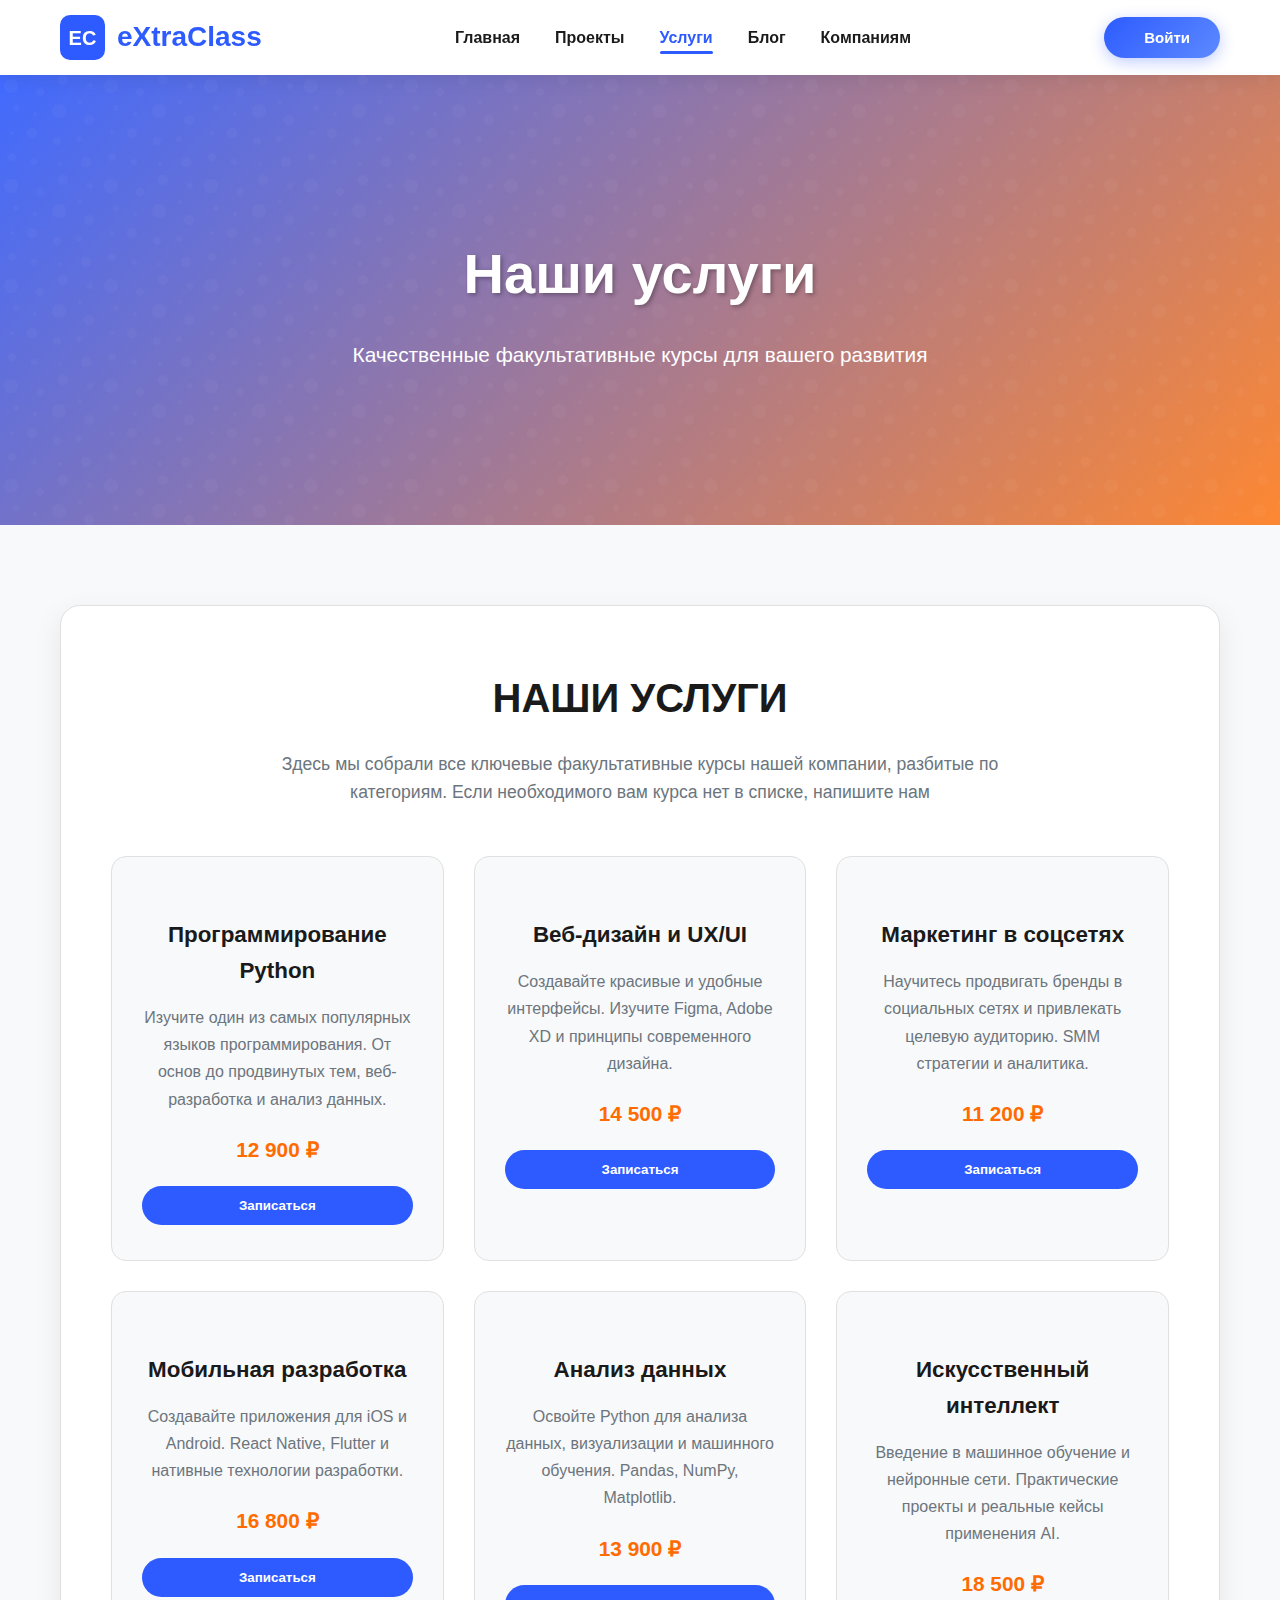
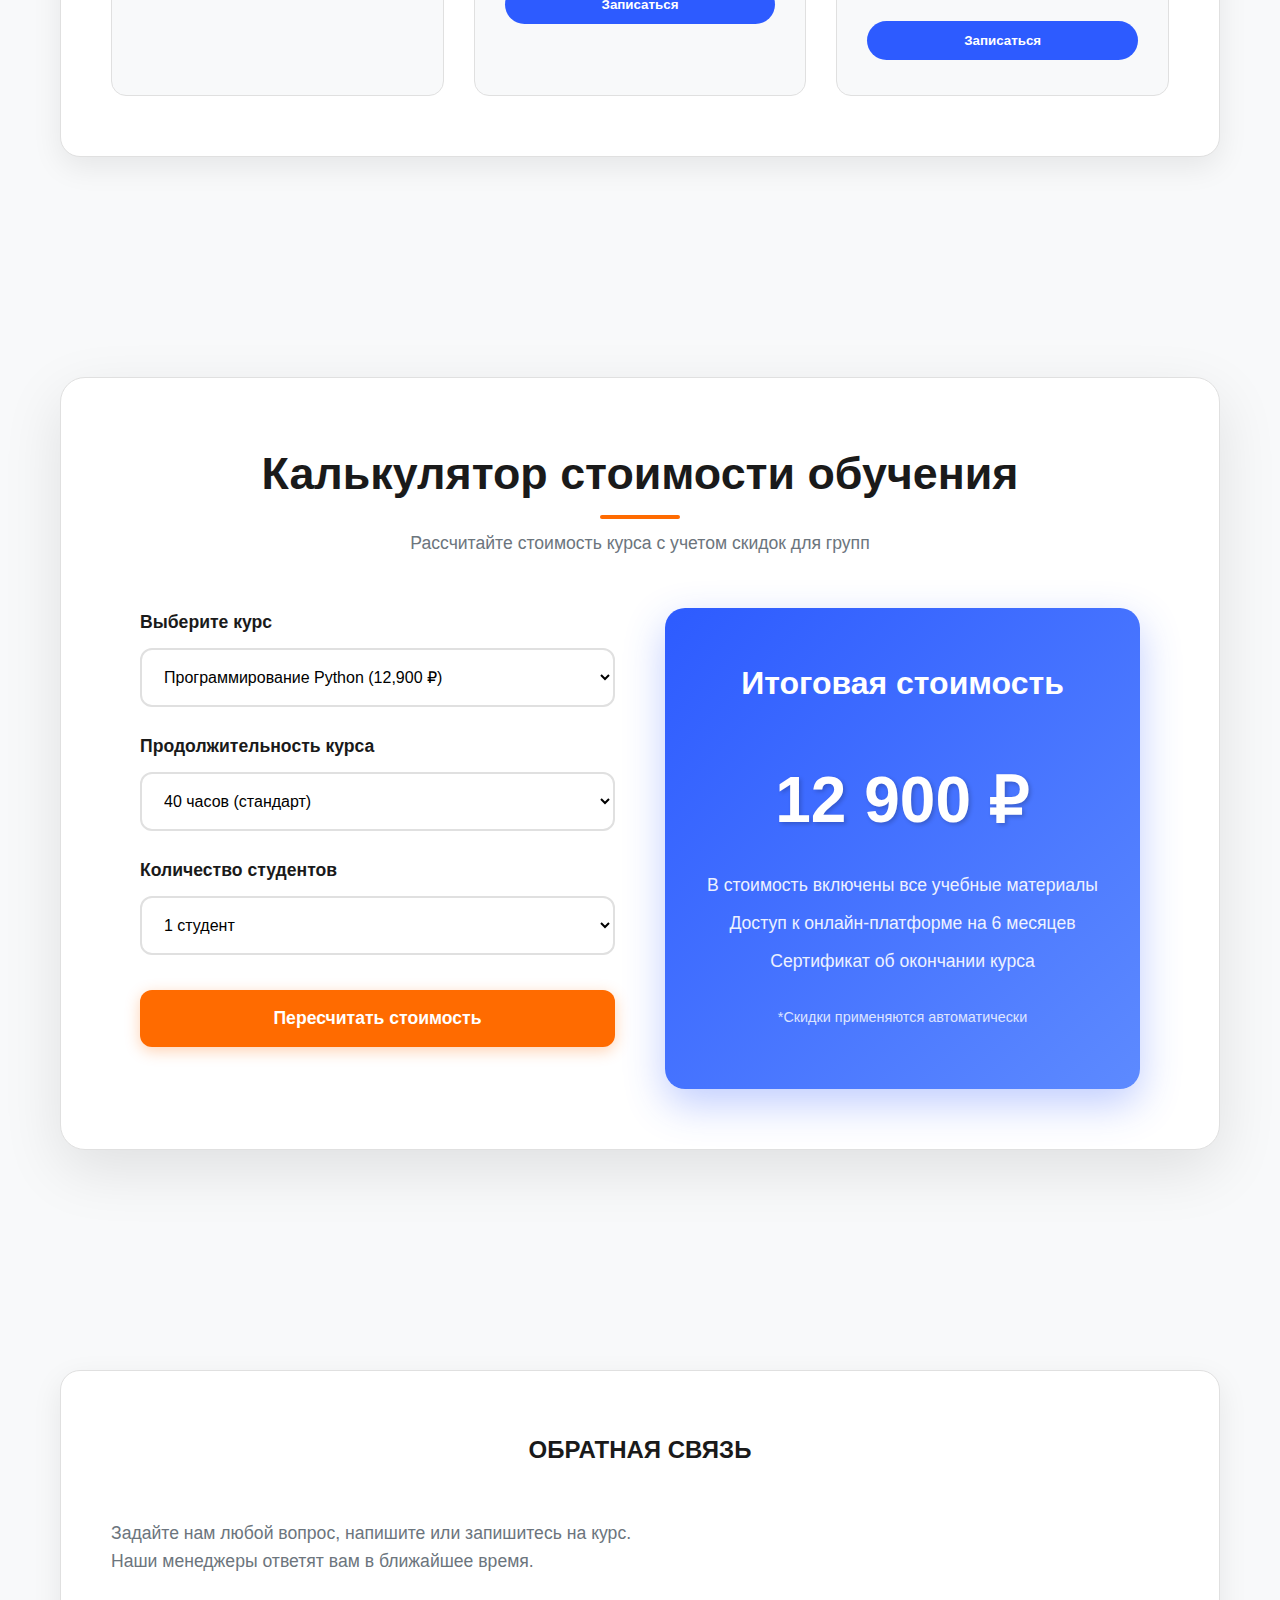
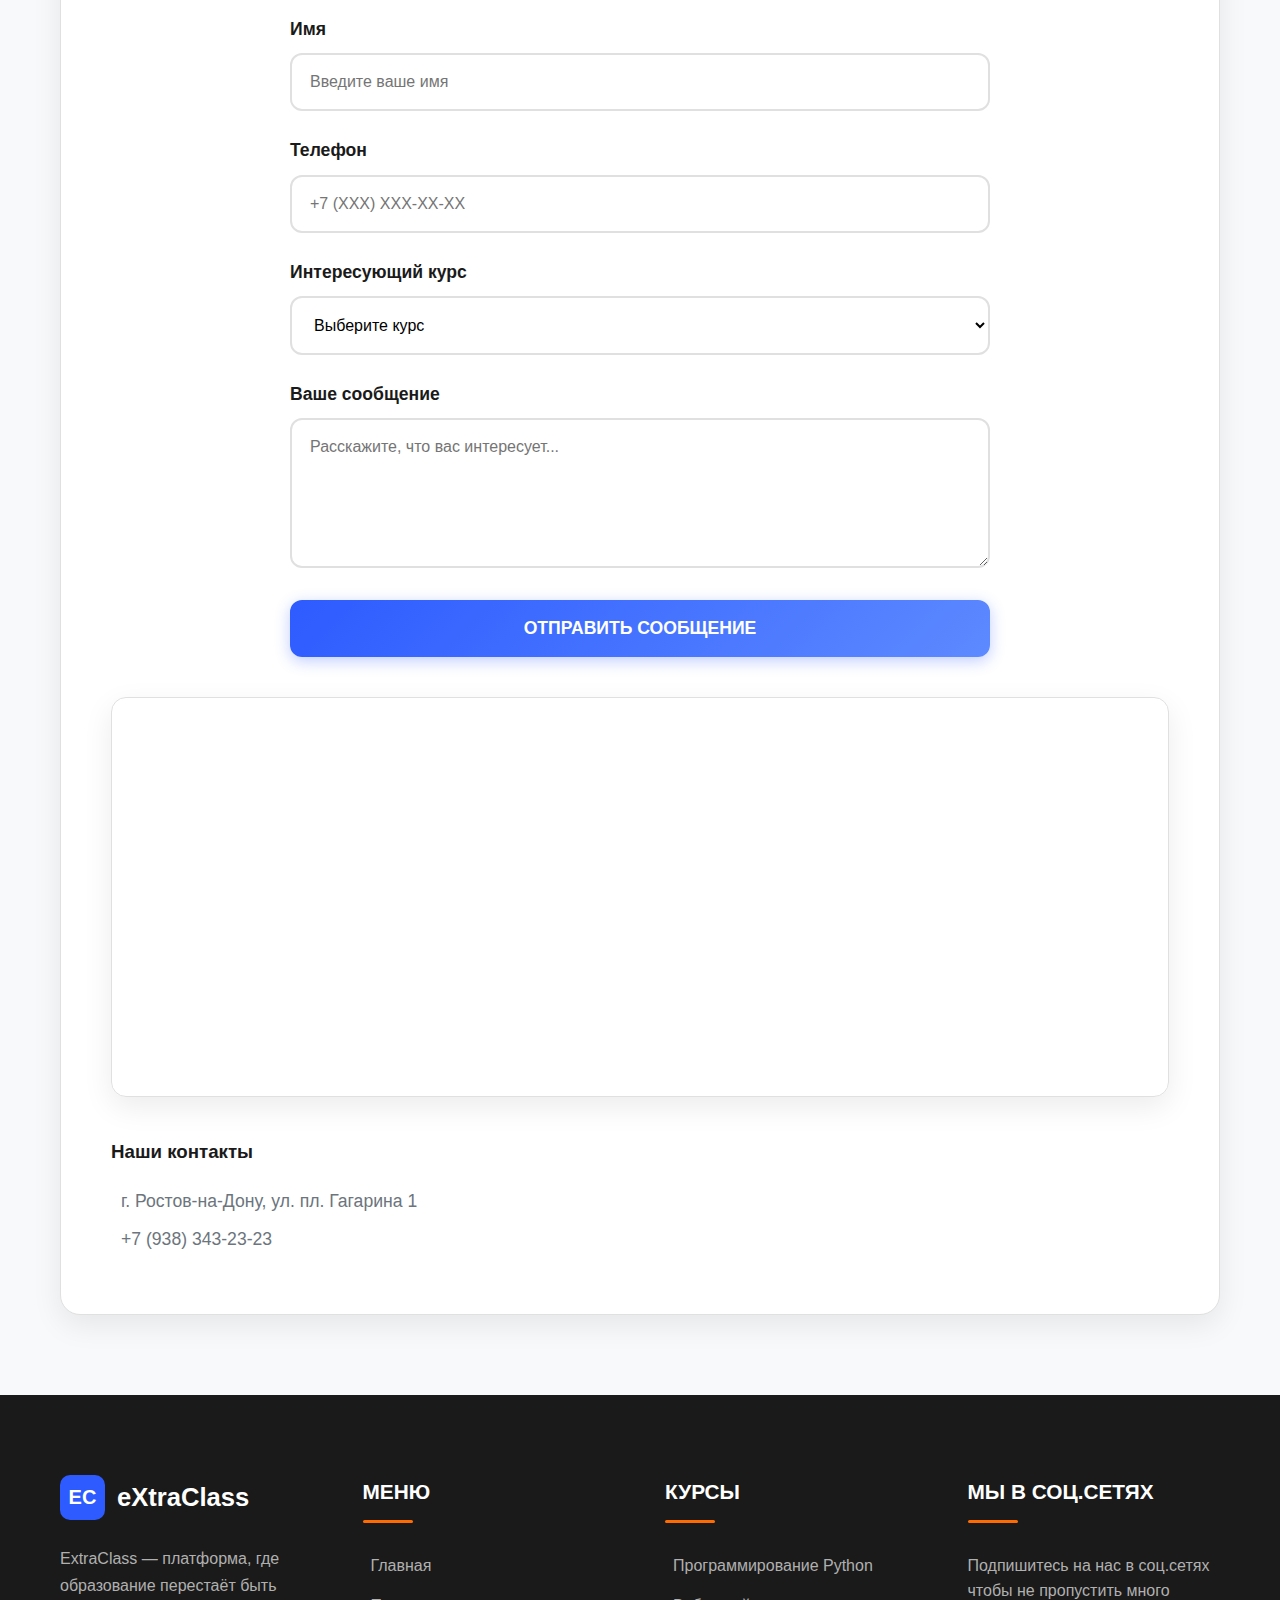
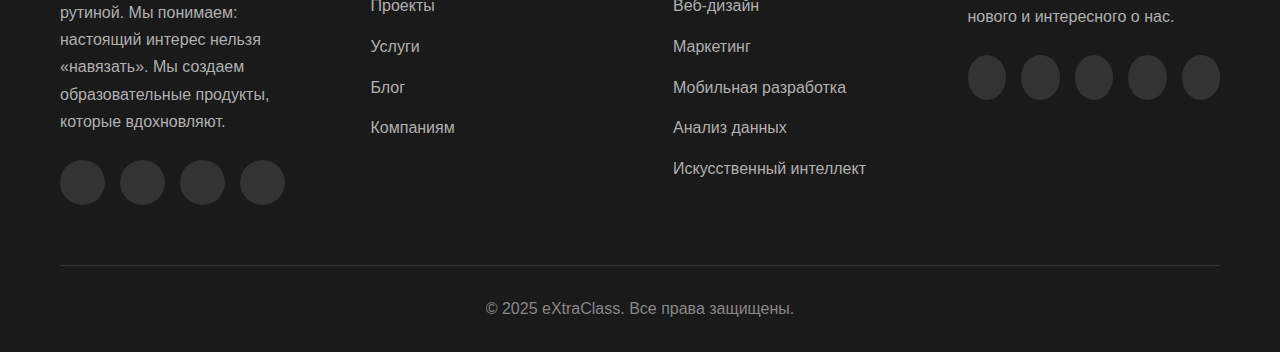
<file: services.html>
<!DOCTYPE html>
<html lang="ru">
<head>
    <meta charset="UTF-8">
    <meta name="viewport" content="width=device-width, initial-scale=1.0">
    <title>Услуги - eXtraClass</title>
    <link rel="stylesheet" href="services-style.css">
    <link rel="stylesheet" href="carousel-calculator.css">
    <script src="enhancements.js" defer></script>
</head>
<body>
    <header>
        <div class="container">
            <div class="header-inner">
                <a href="index.html" class="logo">
                    <div class="logo-icon">EC</div>
                    <span>eXtraClass</span>
                </a>
                <nav>
                    <ul>
                        <li><a href="index.html">Главная</a></li>
                        <li><a href="projects.html">Проекты</a></li>
                        <li><a href="services.html" class="active">Услуги</a></li>
                        <li><a href="blog.html">Блог</a></li>
                        <li><a href="companies.html">Компаниям</a></li>
                    </ul>
                </nav>
                <button class="auth-btn" onclick="openLoginModal()">
                    <i class="fas fa-sign-in-alt"></i>
                    Войти
                </button>
            </div>
        </div>
    </header>

    <div class="page-hero">
        <div class="container">
            <div class="hero-content">
                <h1>Наши услуги</h1>
                <p>Качественные факультативные курсы для вашего развития</p>
            </div>
        </div>
    </div>

    <section>
        <div class="container">
            <div class="services-container">
                <div class="services-intro">
                    <h2>НАШИ УСЛУГИ</h2>
                    <p>Здесь мы собрали все ключевые факультативные курсы нашей компании, разбитые по категориям. Если необходимого вам курса нет в списке, напишите нам</p>
                </div>
                
                <div class="services-grid">
                    <div class="service-card">
                        <div class="service-icon">
                            <i class="fas fa-code"></i>
                        </div>
                        <h3>Программирование Python</h3>
                        <p>Изучите один из самых популярных языков программирования. От основ до продвинутых тем, веб-разработка и анализ данных.</p>
                        <div class="service-price">12 900 ₽</div>
                        <button class="service-btn">Записаться</button>
                    </div>
                    <div class="service-card">
                        <div class="service-icon">
                            <i class="fas fa-palette"></i>
                        </div>
                        <h3>Веб-дизайн и UX/UI</h3>
                        <p>Создавайте красивые и удобные интерфейсы. Изучите Figma, Adobe XD и принципы современного дизайна.</p>
                        <div class="service-price">14 500 ₽</div>
                        <button class="service-btn">Записаться</button>
                    </div>
                    <div class="service-card">
                        <div class="service-icon">
                            <i class="fas fa-chart-line"></i>
                        </div>
                        <h3>Маркетинг в соцсетях</h3>
                        <p>Научитесь продвигать бренды в социальных сетях и привлекать целевую аудиторию. SMM стратегии и аналитика.</p>
                        <div class="service-price">11 200 ₽</div>
                        <button class="service-btn">Записаться</button>
                    </div>
                    <div class="service-card">
                        <div class="service-icon">
                            <i class="fas fa-mobile-alt"></i>
                        </div>
                        <h3>Мобильная разработка</h3>
                        <p>Создавайте приложения для iOS и Android. React Native, Flutter и нативные технологии разработки.</p>
                        <div class="service-price">16 800 ₽</div>
                        <button class="service-btn">Записаться</button>
                    </div>
                    <div class="service-card">
                        <div class="service-icon">
                            <i class="fas fa-database"></i>
                        </div>
                        <h3>Анализ данных</h3>
                        <p>Освойте Python для анализа данных, визуализации и машинного обучения. Pandas, NumPy, Matplotlib.</p>
                        <div class="service-price">13 900 ₽</div>
                        <button class="service-btn">Записаться</button>
                    </div>
                    <div class="service-card">
                        <div class="service-icon">
                            <i class="fas fa-robot"></i>
                        </div>
                        <h3>Искусственный интеллект</h3>
                        <p>Введение в машинное обучение и нейронные сети. Практические проекты и реальные кейсы применения AI.</p>
                        <div class="service-price">18 500 ₽</div>
                        <button class="service-btn">Записаться</button>
                    </div>
                </div>
            </div>
        </div>
    </section>

    <section id="calculator" class="fade-in">
        <div class="container">
            <div class="calculator-section">
                <div class="section-title">
                    <h2>Калькулятор стоимости обучения</h2>
                    <p>Рассчитайте стоимость курса с учетом скидок для групп</p>
                </div>
                
                <div class="calculator" id="courseCalculator">
                    <div class="calculator-form">
                        <div class="calculator-field">
                            <label for="courseSelect">Выберите курс</label>
                            <select id="courseSelect">
                                <option value="python">Программирование Python (12,900 ₽)</option>
                                <option value="design">Веб-дизайн и UX/UI (14,500 ₽)</option>
                                <option value="marketing">Маркетинг в соцсетях (11,200 ₽)</option>
                                <option value="mobile">Мобильная разработка (16,800 ₽)</option>
                                <option value="data">Анализ данных (13,900 ₽)</option>
                                <option value="ai">Искусственный интеллект (18,500 ₽)</option>
                            </select>
                        </div>
                        
                        <div class="calculator-field">
                            <label for="hoursSelect">Продолжительность курса</label>
                            <select id="hoursSelect">
                                <option value="20">20 часов</option>
                                <option value="40" selected>40 часов (стандарт)</option>
                                <option value="60">60 часов</option>
                                <option value="80">80 часов (полный)</option>
                            </select>
                        </div>
                        
                        <div class="calculator-field">
                            <label for="studentsSelect">Количество студентов</label>
                            <select id="studentsSelect">
                                <option value="1">1 студент</option>
                                <option value="2">2 студента</option>
                                <option value="3">3 студента (-10%)</option>
                                <option value="5">5 студентов (-15%)</option>
                                <option value="10">10 студентов (-20%)</option>
                            </select>
                        </div>
                        
                        <button class="calculator-btn" onclick="initCalculator()">
                            Пересчитать стоимость
                        </button>
                    </div>
                    
                    <div class="calculator-result">
                        <h3 style="font-size: 2rem; margin-bottom: 20px;">Итоговая стоимость</h3>
                        <div class="calculator-price" id="totalPrice">0 ₽</div>
                        <p>В стоимость включены все учебные материалы</p>
                        <p>Доступ к онлайн-платформе на 6 месяцев</p>
                        <p>Сертификат об окончании курса</p>
                        <p style="font-size: 0.9rem; opacity: 0.8; margin-top: 20px;">
                            *Скидки применяются автоматически
                        </p>
                    </div>
                </div>
            </div>
        </div>
    </section>

    <section style="background: var(--light);">
        <div class="container">
            <div class="contact-section">
                <h2 class="section-title">ОБРАТНАЯ СВЯЗЬ</h2>
                <p class="text-center" style="margin-bottom: 40px; color: var(--gray); font-size: 1.1rem;">
                    Задайте нам любой вопрос, напишите или запишитесь на курс.<br>Наши менеджеры ответят вам в ближайшее время.
                </p>
                
                <div class="contact-form">
                    <div class="form-group">
                        <label for="name">Имя</label>
                        <input type="text" id="name" placeholder="Введите ваше имя" required>
                    </div>
                    <div class="form-group">
                        <label for="phone">Телефон</label>
                        <input type="tel" id="phone" placeholder="+7 (XXX) XXX-XX-XX" required>
                    </div>
                    <div class="form-group">
                        <label for="course">Интересующий курс</label>
                        <select id="course" required>
                            <option value="">Выберите курс</option>
                            <option value="python">Программирование Python</option>
                            <option value="design">Веб-дизайн и UX/UI</option>
                            <option value="marketing">Маркетинг в соцсетях</option>
                            <option value="mobile">Мобильная разработка</option>
                            <option value="data">Анализ данных</option>
                            <option value="ai">Искусственный интеллект</option>
                        </select>
                    </div>
                    <div class="form-group">
                        <label for="message">Ваше сообщение</label>
                        <textarea id="message" placeholder="Расскажите, что вас интересует..." required></textarea>
                    </div>
                    <button type="submit" class="submit-btn">ОТПРАВИТЬ СООБЩЕНИЕ</button>
                </div>
                
                <div class="map-container">
                    <iframe src="https://www.google.com/maps/embed?pb=!1m18!1m12!1m3!1d2709.391426182224!2d39.71085931548131!3d47.22447997916156!2m3!1f0!2f0!3f0!3m2!1i1024!2i768!4f13.1!3m3!1m2!1s0x40e3b9a5b0a0a0a5%3A0x7a1b0c0c0c0c0c0!2z0J_RgNC-0YHQvy4g0JPQsNCz0LDRgNC40L3QsCwgMSwg0KDQvtGB0YLQvtC90L7QtSwg0KDQvtGB0YHQuNGP!5e0!3m2!1sru!2sru!4v1234567890" width="100%" height="100%" style="border:0;" allowfullscreen="" loading="lazy"></iframe>
                </div>
                
                <div class="text-center" style="margin-top: 40px;">
                    <h3 style="color: var(--dark); margin-bottom: 20px;">Наши контакты</h3>
                    <p style="color: var(--gray); margin-bottom: 10px; font-size: 1.1rem;">
                        <i class="fas fa-map-marker-alt" style="color: var(--primary); margin-right: 10px;"></i>
                        г. Ростов-на-Дону, ул. пл. Гагарина 1
                    </p>
                    <p style="color: var(--gray); font-size: 1.1rem;">
                        <i class="fas fa-phone" style="color: var(--primary); margin-right: 10px;"></i>
                        +7 (938) 343-23-23
                    </p>
                </div>
            </div>
        </div>
    </section>

    <footer>
        <div class="container">
            <div class="footer-content">
                <div class="footer-about">
                    <div class="footer-logo">
                        <div class="logo-icon">EC</div>
                        <span>eXtraClass</span>
                    </div>
                    <p>ExtraClass — платформа, где образование перестаёт быть рутиной. Мы понимаем: настоящий интерес нельзя «навязать». Мы создаем образовательные продукты, которые вдохновляют.</p>
                    <div class="social-links">
                        <a href="#"><i class="fab fa-vk"></i></a>
                        <a href="#"><i class="fab fa-telegram"></i></a>
                        <a href="#"><i class="fab fa-youtube"></i></a>
                        <a href="#"><i class="fab fa-instagram"></i></a>
                    </div>
                </div>
                <div class="footer-section">
                    <h3>МЕНЮ</h3>
                    <ul class="footer-links">
                        <li><a href="index.html"><i class="fas fa-home"></i> Главная</a></li>
                        <li><a href="projects.html"><i class="fas fa-project-diagram"></i> Проекты</a></li>
                        <li><a href="services.html"><i class="fas fa-concierge-bell"></i> Услуги</a></li>
                        <li><a href="blog.html"><i class="fas fa-blog"></i> Блог</a></li>
                        <li><a href="companies.html"><i class="fas fa-building"></i> Компаниям</a></li>
                    </ul>
                </div>
                <div class="footer-section">
                    <h3>КУРСЫ</h3>
                    <ul class="footer-links">
                        <li><a href="#"><i class="fas fa-code"></i> Программирование Python</a></li>
                        <li><a href="#"><i class="fas fa-palette"></i> Веб-дизайн</a></li>
                        <li><a href="#"><i class="fas fa-chart-line"></i> Маркетинг</a></li>
                        <li><a href="#"><i class="fas fa-mobile-alt"></i> Мобильная разработка</a></li>
                        <li><a href="#"><i class="fas fa-database"></i> Анализ данных</a></li>
                        <li><a href="#"><i class="fas fa-robot"></i> Искусственный интеллект</a></li>
                    </ul>
                </div>
                <div class="footer-section">
                    <h3>МЫ В СОЦ.СЕТЯХ</h3>
                    <p style="color: #B0B0B0; margin-bottom: 20px;">Подпишитесь на нас в соц.сетях чтобы не пропустить много нового и интересного о нас.</p>
                    <div class="social-links">
                        <a href="#"><i class="fab fa-vk"></i></a>
                        <a href="#"><i class="fab fa-telegram"></i></a>
                        <a href="#"><i class="fab fa-youtube"></i></a>
                        <a href="#"><i class="fab fa-instagram"></i></a>
                        <a href="#"><i class="fab fa-facebook"></i></a>
                    </div>
                </div>
            </div>
            <div class="footer-bottom">
                <p>&copy; 2025 eXtraClass. Все права защищены.</p>
            </div>
        </div>
    </footer>

   <div id="loginModal" class="modal" style="display: none; position: fixed; top: 0; left: 0; width: 100%; height: 100%; background: rgba(0,0,0,0.8); z-index: 2000; align-items: center; justify-content: center;">
        <div style="background: white; border-radius: 20px; padding: 40px; max-width: 500px; width: 90%; position: relative;">
            <button onclick="closeLoginModal()" style="position: absolute; top: 20px; right: 20px; background: none; border: none; font-size: 24px; cursor: pointer; color: var(--gray);">&times;</button>
            <h2 style="text-align: center; margin-bottom: 30px; color: var(--dark);">Вход в систему</h2>
            <div style="display: flex; gap: 10px; margin-bottom: 30px;">
                <button class="tab-btn active" onclick="switchTab('login')" style="flex: 1; padding: 12px; border: none; background: var(--primary); color: white; border-radius: 8px; cursor: pointer; font-weight: 600;">Вход</button>
                <button class="tab-btn" onclick="switchTab('register')" style="flex: 1; padding: 12px; border: 1px solid var(--primary); background: white; color: var(--primary); border-radius: 8px; cursor: pointer; font-weight: 600;">Регистрация</button>
            </div>
            
            <div id="loginTab">
                <form id="loginForm" style="display: flex; flex-direction: column; gap: 20px;">
                    <div>
                        <label style="display: block; margin-bottom: 8px; font-weight: 600; color: var(--dark);">Email</label>
                        <input type="email" required style="width: 100%; padding: 15px; border: 2px solid var(--border); border-radius: 10px; font-size: 16px; transition: border 0.3s;">
                    </div>
                    <div>
                        <label style="display: block; margin-bottom: 8px; font-weight: 600; color: var(--dark);">Пароль</label>
                        <input type="password" required style="width: 100%; padding: 15px; border: 2px solid var(--border); border-radius: 10px; font-size: 16px; transition: border 0.3s;">
                    </div>
                    <button type="submit" style="background: var(--primary); color: white; border: none; padding: 15px; border-radius: 10px; font-size: 16px; font-weight: 600; cursor: pointer; transition: all 0.3s;">Войти</button>
                </form>
            </div>
            
            <div id="registerTab" style="display: none;">
                <form id="registerForm" style="display: flex; flex-direction: column; gap: 20px;">
                    <div>
                        <label style="display: block; margin-bottom: 8px; font-weight: 600; color: var(--dark);">Тип аккаунта</label>
                        <select required style="width: 100%; padding: 15px; border: 2px solid var(--border); border-radius: 10px; font-size: 16px;">
                            <option value="">Выберите тип аккаунта</option>
                            <option value="student">Студент</option>
                            <option value="teacher">Преподаватель</option>
                            <option value="admin">Администратор</option>
                        </select>
                    </div>
                    <div>
                        <label style="display: block; margin-bottom: 8px; font-weight: 600; color: var(--dark);">Имя и фамилия</label>
                        <input type="text" required style="width: 100%; padding: 15px; border: 2px solid var(--border); border-radius: 10px; font-size: 16px;">
                    </div>
                    <div>
                        <label style="display: block; margin-bottom: 8px; font-weight: 600; color: var(--dark);">Email</label>
                        <input type="email" required style="width: 100%; padding: 15px; border: 2px solid var(--border); border-radius: 10px; font-size: 16px;">
                    </div>
                    <div>
                        <label style="display: block; margin-bottom: 8px; font-weight: 600; color: var(--dark);">Пароль</label>
                        <input type="password" required style="width: 100%; padding: 15px; border: 2px solid var(--border); border-radius: 10px; font-size: 16px;">
                    </div>
                    <button type="submit" style="background: var(--secondary); color: white; border: none; padding: 15px; border-radius: 10px; font-size: 16px; font-weight: 600; cursor: pointer; transition: all 0.3s;">Зарегистрироваться</button>
                </form>
            </div>
        </div>
    </div>

    <script>
        function openLoginModal() {
            document.getElementById('loginModal').style.display = 'flex';
        }

        function closeLoginModal() {
            document.getElementById('loginModal').style.display = 'none';
        }

        function switchTab(tab) {
            document.querySelectorAll('.tab-btn').forEach(btn => btn.classList.remove('active'));
            event.target.classList.add('active');
            
            if (tab === 'login') {
                document.getElementById('loginTab').style.display = 'block';
                document.getElementById('registerTab').style.display = 'none';
            } else {
                document.getElementById('loginTab').style.display = 'none';
                document.getElementById('registerTab').style.display = 'block';
            }
        }

        window.onclick = function(event) {
            const modal = document.getElementById('loginModal');
            if (event.target === modal) {
                closeLoginModal();
            }
        }

        document.getElementById('loginForm').onsubmit = function(e) {
            e.preventDefault();
            alert('Вход выполнен успешно!');
            closeLoginModal();
        }

        document.getElementById('registerForm').onsubmit = function(e) {
            e.preventDefault();
            alert('Регистрация завершена! Проверьте вашу почту.');
            closeLoginModal();
        }
    </script>

    <script>
        function openLoginModal() {
            document.getElementById('loginModal').style.display = 'flex';
        }

        function closeLoginModal() {
            document.getElementById('loginModal').style.display = 'none';
        }

        document.querySelector('.contact-form').addEventListener('submit', function(e) {
            e.preventDefault();
            alert('Спасибо! Ваша заявка отправлена. Мы свяжемся с вами в ближайшее время.');
            this.reset();
        });

        document.querySelectorAll('.service-btn').forEach(btn => {
            btn.addEventListener('click', function() {
                const courseName = this.closest('.service-card').querySelector('h3').textContent;
                alert(`Вы выбрали курс: ${courseName}\nПеренаправляем на страницу оформления...`);
            });
        });
    </script>
</body>
</html>
</file>
<file: blog-style.css>
* {
margin: 0;
padding: 0;
box-sizing: border-box;
font-family: 'Segoe UI', Arial, sans-serif;
}

:root {
--primary: #2D5BFF;
--secondary: #FF6B00;
--accent: #00C853;
--dark: #1A1A1A;
--light: #F8F9FA;
--gray: #6C757D;
--border: #E0E0E0;
}

body {
background-color: var(--light);
color: var(--dark);
line-height: 1.6;
}

.container {
max-width: 1200px;
margin: 0 auto;
padding: 0 20px;
}

header {
background: white;
box-shadow: 0 2px 20px rgba(0,0,0,0.1);
position: fixed;
width: 100%;
top: 0;
z-index: 1000;
}

.header-inner {
display: flex;
justify-content: space-between;
align-items: center;
padding: 15px 0;
}

.logo {
display: flex;
align-items: center;
gap: 12px;
font-size: 28px;
font-weight: 800;
color: var(--primary);
text-decoration: none;
}

.logo-icon {
width: 45px;
height: 45px;
background: var(--primary);
border-radius: 10px;
display: flex;
align-items: center;
justify-content: center;
color: white;
font-weight: bold;
font-size: 20px;
}

nav ul {
display: flex;
list-style: none;
gap: 35px;
}

nav a {
text-decoration: none;
color: var(--dark);
font-weight: 600;
transition: all 0.3s;
position: relative;
padding: 8px 0;
}

nav a:hover, nav a.active {
color: var(--primary);
}

nav a.active::after {
content: '';
position: absolute;
bottom: 0;
left: 0;
width: 100%;
height: 3px;
background: var(--primary);
border-radius: 2px;
}

.auth-btn {
background: linear-gradient(135deg, var(--primary), #5D8AFF);
color: white;
border: none;
padding: 12px 30px;
border-radius: 30px;
font-weight: 600;
cursor: pointer;
transition: all 0.3s;
display: flex;
align-items: center;
gap: 10px;
font-size: 15px;
box-shadow: 0 4px 15px rgba(45, 91, 255, 0.3);
}

.auth-btn:hover {
transform: translateY(-2px);
box-shadow: 0 6px 20px rgba(45, 91, 255, 0.4);
}

.page-hero {
background: linear-gradient(135deg, rgba(255, 107, 0, 0.9), rgba(45, 91, 255, 0.8)), 
            url('https://images.unsplash.com/photo-1519389950473-47ba0277781c?ixlib=rb-4.0.3&auto=format&fit=crop&w=1920&q=80');
background-size: cover;
background-position: center;
height: 50vh;
display: flex;
align-items: center;
justify-content: center;
text-align: center;
color: white;
margin-top: 75px;
position: relative;
overflow: hidden;
}

.page-hero::before {
content: '';
position: absolute;
top: 0;
left: 0;
right: 0;
bottom: 0;
background: url("data:image/svg+xml,%3Csvg width='100' height='100' viewBox='0 0 100 100' xmlns='http://www.w3.org/2000/svg'%3E%3Cpath d='M11 18c3.866 0 7-3.134 7-7s-3.134-7-7-7-7 3.134-7 7 3.134 7 7 7zm48 25c3.866 0 7-3.134 7-7s-3.134-7-7-7-7 3.134-7 7 3.134 7 7 7zm-43-7c1.657 0 3-1.343 3-3s-1.343-3-3-3-3 1.343-3 3 1.343 3 3 3zm63 31c1.657 0 3-1.343 3-3s-1.343-3-3-3-3 1.343-3 3 1.343 3 3 3zM34 90c1.657 0 3-1.343 3-3s-1.343-3-3-3-3 1.343-3 3 1.343 3 3 3zm56-76c1.657 0 3-1.343 3-3s-1.343-3-3-3-3 1.343-3 3 1.343 3 3 3zM12 86c2.21 0 4-1.79 4-4s-1.79-4-4-4-4 1.79-4 4 1.79 4 4 4zm28-65c2.21 0 4-1.79 4-4s-1.79-4-4-4-4 1.79-4 4 1.79 4 4 4zm23-11c2.76 0 5-2.24 5-5s-2.24-5-5-5-5 2.24-5 5 2.24 5 5 5zm-6 60c2.21 0 4-1.79 4-4s-1.79-4-4-4-4 1.79-4 4 1.79 4 4 4zm29 22c2.76 0 5-2.24 5-5s-2.24-5-5-5-5 2.24-5 5 2.24 5 5 5zM32 63c2.76 0 5-2.24 5-5s-2.24-5-5-5-5 2.24-5 5 2.24 5 5 5zm57-13c2.76 0 5-2.24 5-5s-2.24-5-5-5-5 2.24-5 5 2.24 5 5 5zm-9-21c1.105 0 2-.895 2-2s-.895-2-2-2-2 .895-2 2 .895 2 2 2zM60 91c1.105 0 2-.895 2-2s-.895-2-2-2-2 .895-2 2 .895 2 2 2zM35 41c1.105 0 2-.895 2-2s-.895-2-2-2-2 .895-2 2 .895 2 2 2zM12 60c1.105 0 2-.895 2-2s-.895-2-2-2-2 .895-2 2 .895 2 2 2z' fill='%23ffffff' fill-opacity='0.1' fill-rule='evenodd'/%3E%3C/svg%3E");
opacity: 0.3;
}

.page-hero h1 {
font-size: 3.5rem;
margin-bottom: 20px;
font-weight: 800;
text-shadow: 2px 2px 4px rgba(0,0,0,0.3);
}

.page-hero p {
font-size: 1.3rem;
font-weight: 500;
max-width: 600px;
margin-left: auto;
margin-right: auto;
}

section {
padding: 80px 0;
}

.section-title {
text-align: center;
margin-bottom: 50px;
}

.section-title h2 {
font-size: 2.8rem;
color: var(--dark);
margin-bottom: 20px;
position: relative;
display: inline-block;
}

.section-title h2::after {
content: '';
position: absolute;
bottom: -10px;
left: 50%;
transform: translateX(-50%);
width: 80px;
height: 4px;
background: var(--secondary);
border-radius: 2px;
}

.section-title p {
color: var(--gray);
max-width: 700px;
margin: 0 auto;
font-size: 1.1rem;
}

.blog-grid {
display: grid;
grid-template-columns: repeat(auto-fit, minmax(350px, 1fr));
gap: 35px;
}

.blog-card {
background: white;
border-radius: 20px;
overflow: hidden;
box-shadow: 0 10px 30px rgba(0,0,0,0.08);
transition: all 0.3s ease;
border: 1px solid var(--border);
}

.blog-card:hover {
transform: translateY(-8px);
box-shadow: 0 20px 40px rgba(0,0,0,0.15);
}

.blog-img {
height: 220px;
background-size: cover;
background-position: center;
position: relative;
}

.blog-img::after {
content: '';
position: absolute;
bottom: 0;
left: 0;
right: 0;
height: 60%;
background: linear-gradient(transparent, rgba(0,0,0,0.1));
}

.blog-content {
padding: 30px;
}

.blog-meta {
display: flex;
gap: 20px;
margin-bottom: 15px;
color: var(--gray);
font-size: 0.9rem;
}

.blog-meta span {
display: flex;
align-items: center;
gap: 5px;
}

.blog-content h3 {
font-size: 1.5rem;
margin-bottom: 15px;
color: var(--dark);
line-height: 1.4;
}

.blog-content p {
color: var(--gray);
line-height: 1.7;
margin-bottom: 20px;
}

.read-more {
color: var(--primary);
text-decoration: none;
font-weight: 600;
display: inline-flex;
align-items: center;
gap: 8px;
transition: all 0.3s;
}

.read-more:hover {
gap: 12px;
color: #1a4aff;
}

.categories {
display: flex;
justify-content: center;
gap: 15px;
margin-bottom: 40px;
flex-wrap: wrap;
}

.category-btn {
background: white;
border: 2px solid var(--border);
padding: 10px 20px;
border-radius: 25px;
cursor: pointer;
transition: all 0.3s;
font-weight: 600;
color: var(--gray);
}

.category-btn.active,
.category-btn:hover {
background: var(--primary);
color: white;
border-color: var(--primary);
}

.newsletter {
background: linear-gradient(135deg, var(--primary), #5D8AFF);
color: white;
padding: 60px;
border-radius: 20px;
text-align: center;
margin-top: 60px;
}

.newsletter h3 {
font-size: 2rem;
margin-bottom: 20px;
}

.newsletter p {
margin-bottom: 30px;
opacity: 0.9;
font-size: 1.1rem;
}

.newsletter-form {
display: flex;
gap: 15px;
max-width: 500px;
margin: 0 auto;
}

.newsletter-form input {
flex: 1;
padding: 15px 20px;
border: none;
border-radius: 10px;
font-size: 1rem;
}

.newsletter-form button {
background: var(--secondary);
color: white;
border: none;
padding: 15px 30px;
border-radius: 10px;
font-weight: 600;
cursor: pointer;
transition: all 0.3s;
}

.newsletter-form button:hover {
background: #e55e00;
transform: translateY(-2px);
}

footer {
background: var(--dark);
color: white;
padding: 80px 0 30px;
}

.footer-content {
display: grid;
grid-template-columns: repeat(auto-fit, minmax(250px, 1fr));
gap: 50px;
margin-bottom: 60px;
}

.footer-logo {
display: flex;
align-items: center;
gap: 12px;
font-size: 1.6rem;
font-weight: 800;
margin-bottom: 25px;
}

.footer-about p {
color: #B0B0B0;
margin-bottom: 25px;
line-height: 1.7;
}

.footer-section h3 {
font-size: 1.3rem;
margin-bottom: 30px;
position: relative;
padding-bottom: 15px;
}

.footer-section h3::after {
content: '';
position: absolute;
bottom: 0;
left: 0;
width: 50px;
height: 3px;
background: var(--secondary);
border-radius: 2px;
}

.footer-links {
list-style: none;
}

.footer-links li {
margin-bottom: 15px;
}

.footer-links a {
color: #B0B0B0;
text-decoration: none;
transition: all 0.3s;
display: flex;
align-items: center;
gap: 8px;
}

.footer-links a:hover {
color: white;
transform: translateX(5px);
}

.social-links {
display: flex;
gap: 15px;
margin-top: 25px;
}

.social-links a {
display: flex;
align-items: center;
justify-content: center;
width: 45px;
height: 45px;
background: #333;
border-radius: 50%;
color: white;
text-decoration: none;
transition: all 0.3s;
font-size: 1.1rem;
}

.social-links a:hover {
background: var(--primary);
transform: translateY(-3px);
}

.footer-bottom {
text-align: center;
padding-top: 30px;
border-top: 1px solid #333;
color: #888;
}

@media (max-width: 768px) {
.header-inner {
    flex-direction: column;
    gap: 20px;
}

nav ul {
    gap: 20px;
    flex-wrap: wrap;
    justify-content: center;
}

.page-hero h1 {
    font-size: 2.5rem;
}

.page-hero p {
    font-size: 1.1rem;
}

section {
    padding: 60px 0;
}

.blog-grid {
    grid-template-columns: 1fr;
}

.newsletter-form {
    flex-direction: column;
}

.categories {
    gap: 10px;
}

.category-btn {
    padding: 8px 15px;
    font-size: 0.9rem;
}
}

.project-card, .blog-card, .service-card, 
nav a, .auth-btn, .cta-btn, .service-btn,
.project-btn, .category-btn, .read-more {
    transition: all 0.3s cubic-bezier(0.4, 0, 0.2, 1);
}

.project-card:hover, .blog-card:hover {
    box-shadow: 0 25px 50px rgba(0, 0, 0, 0.25);
    transform: translateY(-15px) scale(1.02);
}

.auth-btn:hover, .cta-btn:hover {
    box-shadow: 0 15px 30px rgba(45, 91, 255, 0.4);
}

@keyframes fadeInUp {
    from {
        opacity: 0;
        transform: translateY(30px);
    }
    to {
        opacity: 1;
        transform: translateY(0);
    }
}

.fade-in {
    animation: fadeInUp 0.8s ease forwards;
}

.carousel-container {
    position: relative;
    max-width: 1200px;
    margin: 40px auto;
    overflow: hidden;
    border-radius: 20px;
    box-shadow: 0 20px 40px rgba(0, 0, 0, 0.3);
}

.carousel-track {
    display: flex;
    transition: transform 0.5s ease-in-out;
}

.carousel-slide {
    min-width: 100%;
    position: relative;
}

.carousel-slide img {
    width: 100%;
    height: 500px;
    object-fit: cover;
}

.carousel-caption {
    position: absolute;
    bottom: 0;
    left: 0;
    right: 0;
    background: linear-gradient(transparent, rgba(0, 0, 0, 0.9));
    color: white;
    padding: 40px;
    transform: translateY(0);
    transition: transform 0.3s ease;
}

.carousel-slide:hover .carousel-caption {
    transform: translateY(-10px);
}

.carousel-nav {
    position: absolute;
    top: 50%;
    transform: translateY(-50%);
    background: rgba(255, 255, 255, 0.9);
    border: none;
    width: 60px;
    height: 60px;
    border-radius: 50%;
    font-size: 24px;
    cursor: pointer;
    transition: all 0.3s ease;
    z-index: 10;
    display: flex;
    align-items: center;
    justify-content: center;
    color: var(--primary);
}

.carousel-nav:hover {
    background: white;
    transform: translateY(-50%) scale(1.1);
    box-shadow: 0 10px 20px rgba(0, 0, 0, 0.3);
}

.carousel-prev {
    left: 20px;
}

.carousel-next {
    right: 20px;
}

.carousel-dots {
    display: flex;
    justify-content: center;
    gap: 15px;
    margin-top: 20px;
}

.carousel-dot {
    width: 14px;
    height: 14px;
    border-radius: 50%;
    background: var(--border);
    border: none;
    cursor: pointer;
    transition: all 0.3s ease;
    padding: 0;
}

.carousel-dot.active {
    background: var(--primary);
    transform: scale(1.3);
}

.calculator-section {
    background: white;
    border-radius: 25px;
    padding: 60px;
    margin: 60px 0;
    box-shadow: 0 20px 60px rgba(0, 0, 0, 0.1);
    border: 1px solid var(--border);
}

.calculator {
    display: grid;
    grid-template-columns: 1fr 1fr;
    gap: 50px;
    max-width: 1000px;
    margin: 0 auto;
}

.calculator-form {
    display: flex;
    flex-direction: column;
    gap: 25px;
}

.calculator-field {
    display: flex;
    flex-direction: column;
    gap: 12px;
}

.calculator-field label {
    font-weight: 600;
    color: var(--dark);
    font-size: 1.1rem;
}

.calculator-field select {
    padding: 18px;
    border: 2px solid var(--border);
    border-radius: 12px;
    font-size: 1rem;
    background: white;
    transition: all 0.3s ease;
    cursor: pointer;
}

.calculator-field select:focus {
    border-color: var(--primary);
    outline: none;
    box-shadow: 0 0 0 3px rgba(45, 91, 255, 0.1);
}

.calculator-field select:hover {
    border-color: var(--primary);
}

.calculator-result {
    background: linear-gradient(135deg, var(--primary), #5D8AFF);
    color: white;
    border-radius: 20px;
    padding: 50px 40px;
    display: flex;
    flex-direction: column;
    justify-content: center;
    align-items: center;
    text-align: center;
    box-shadow: 0 15px 40px rgba(45, 91, 255, 0.3);
}

.calculator-price {
    font-size: 4rem;
    font-weight: 800;
    margin: 20px 0;
    text-shadow: 2px 2px 4px rgba(0, 0, 0, 0.2);
}

.calculator-result p {
    opacity: 0.9;
    font-size: 1.1rem;
    margin-bottom: 10px;
}

.calculator-btn {
    background: var(--secondary);
    color: white;
    border: none;
    padding: 18px 40px;
    border-radius: 12px;
    font-size: 1.1rem;
    font-weight: 600;
    cursor: pointer;
    transition: all 0.3s ease;
    width: 100%;
    margin-top: 10px;
    box-shadow: 0 4px 15px rgba(255, 107, 0, 0.3);
}

.calculator-btn:hover {
    background: #e55e00;
    transform: translateY(-3px);
    box-shadow: 0 6px 20px rgba(255, 107, 0, 0.4);
}

.modal-overlay {
    display: none;
    position: fixed;
    top: 0;
    left: 0;
    width: 100%;
    height: 100%;
    background: rgba(0, 0, 0, 0.85);
    z-index: 2000;
    align-items: center;
    justify-content: center;
    animation: fadeIn 0.3s ease;
}

.modal-overlay.active {
    display: flex;
}

.modal-content {
    background: white;
    border-radius: 25px;
    padding: 50px;
    max-width: 600px;
    width: 90%;
    position: relative;
    animation: slideUp 0.4s cubic-bezier(0.4, 0, 0.2, 1);
    box-shadow: 0 30px 60px rgba(0, 0, 0, 0.4);
}

@keyframes fadeIn {
    from { opacity: 0; }
    to { opacity: 1; }
}

@keyframes slideUp {
    from {
        opacity: 0;
        transform: translateY(60px) scale(0.95);
    }
    to {
        opacity: 1;
        transform: translateY(0) scale(1);
    }
}

.modal-close {
    position: absolute;
    top: 25px;
    right: 25px;
    background: none;
    border: none;
    font-size: 28px;
    cursor: pointer;
    color: var(--gray);
    transition: all 0.3s ease;
    width: 40px;
    height: 40px;
    display: flex;
    align-items: center;
    justify-content: center;
    border-radius: 50%;
}

.modal-close:hover {
    color: var(--primary);
    background: rgba(45, 91, 255, 0.1);
    transform: rotate(90deg);
}

@media (max-width: 992px) {
    .calculator {
        grid-template-columns: 1fr;
        gap: 40px;
    }
    
    .calculator-section {
        padding: 40px 30px;
    }
    
    .carousel-slide img {
        height: 400px;
    }
}

@media (max-width: 768px) {
    .carousel-slide img {
        height: 300px;
    }
    
    .carousel-caption {
        padding: 20px;
    }
    
    .carousel-nav {
        width: 50px;
        height: 50px;
        font-size: 20px;
    }
    
    .calculator-price {
        font-size: 3rem;
    }
    
    .modal-content {
        padding: 30px 20px;
    }
}

@media (max-width: 480px) {
    .carousel-slide img {
        height: 250px;
    }
    
    .calculator-price {
        font-size: 2.5rem;
    }
}

.project-card, .blog-card, .service-card, 
nav a, .auth-btn, .cta-btn, .service-btn,
.project-btn, .category-btn, .read-more {
    transition: all 0.3s cubic-bezier(0.4, 0, 0.2, 1);
}

.project-card:hover, .blog-card:hover, .service-card:hover {
    box-shadow: 0 25px 50px rgba(0, 0, 0, 0.25);
    transform: translateY(-15px) scale(1.02);
}

.auth-btn:hover, .cta-btn:hover {
    box-shadow: 0 15px 30px rgba(45, 91, 255, 0.4);
}

@keyframes fadeInUp {
    from {
        opacity: 0;
        transform: translateY(30px);
    }
    to {
        opacity: 1;
        transform: translateY(0);
    }
}

.fade-in {
    animation: fadeInUp 0.8s ease forwards;
}
</file>
<file: carousel-calculator.css>
.carousel-container {
    position: relative;
    max-width: 1200px;
    margin: 40px auto;
    overflow: hidden;
    border-radius: 20px;
    box-shadow: 0 20px 40px rgba(0, 0, 0, 0.3);
}

.carousel-track {
    display: flex;
    transition: transform 0.5s ease-in-out;
}

.carousel-slide {
    min-width: 100%;
    position: relative;
}

.carousel-slide img {
    width: 100%;
    height: 500px;
    object-fit: cover;
}

.carousel-caption {
    position: absolute;
    bottom: 0;
    left: 0;
    right: 0;
    background: linear-gradient(transparent, rgba(0, 0, 0, 0.9));
    color: white;
    padding: 40px;
    transform: translateY(0);
    transition: transform 0.3s ease;
}

.carousel-slide:hover .carousel-caption {
    transform: translateY(-10px);
}

.carousel-nav {
    position: absolute;
    top: 50%;
    transform: translateY(-50%);
    background: rgba(255, 255, 255, 0.9);
    border: none;
    width: 60px;
    height: 60px;
    border-radius: 50%;
    font-size: 24px;
    cursor: pointer;
    transition: all 0.3s ease;
    z-index: 10;
    display: flex;
    align-items: center;
    justify-content: center;
    color: var(--primary);
}

.carousel-nav:hover {
    background: white;
    transform: translateY(-50%) scale(1.1);
    box-shadow: 0 10px 20px rgba(0, 0, 0, 0.3);
}

.carousel-prev {
    left: 20px;
}

.carousel-next {
    right: 20px;
}

.carousel-dots {
    display: flex;
    justify-content: center;
    gap: 15px;
    margin-top: 20px;
}

.carousel-dot {
    width: 14px;
    height: 14px;
    border-radius: 50%;
    background: var(--border);
    border: none;
    cursor: pointer;
    transition: all 0.3s ease;
    padding: 0;
}

.carousel-dot.active {
    background: var(--primary);
    transform: scale(1.3);
}

.calculator-section {
    background: white;
    border-radius: 25px;
    padding: 60px;
    margin: 60px 0;
    box-shadow: 0 20px 60px rgba(0, 0, 0, 0.1);
    border: 1px solid var(--border);
}

.calculator {
    display: grid;
    grid-template-columns: 1fr 1fr;
    gap: 50px;
    max-width: 1000px;
    margin: 0 auto;
}

.calculator-form {
    display: flex;
    flex-direction: column;
    gap: 25px;
}

.calculator-field {
    display: flex;
    flex-direction: column;
    gap: 12px;
}

.calculator-field label {
    font-weight: 600;
    color: var(--dark);
    font-size: 1.1rem;
}

.calculator-field select {
    padding: 18px;
    border: 2px solid var(--border);
    border-radius: 12px;
    font-size: 1rem;
    background: white;
    transition: all 0.3s ease;
    cursor: pointer;
}

.calculator-field select:focus {
    border-color: var(--primary);
    outline: none;
    box-shadow: 0 0 0 3px rgba(45, 91, 255, 0.1);
}

.calculator-field select:hover {
    border-color: var(--primary);
}

.calculator-result {
    background: linear-gradient(135deg, var(--primary), #5D8AFF);
    color: white;
    border-radius: 20px;
    padding: 50px 40px;
    display: flex;
    flex-direction: column;
    justify-content: center;
    align-items: center;
    text-align: center;
    box-shadow: 0 15px 40px rgba(45, 91, 255, 0.3);
}

.calculator-price {
    font-size: 4rem;
    font-weight: 800;
    margin: 20px 0;
    text-shadow: 2px 2px 4px rgba(0, 0, 0, 0.2);
}

.calculator-result p {
    opacity: 0.9;
    font-size: 1.1rem;
    margin-bottom: 10px;
}

.calculator-btn {
    background: var(--secondary);
    color: white;
    border: none;
    padding: 18px 40px;
    border-radius: 12px;
    font-size: 1.1rem;
    font-weight: 600;
    cursor: pointer;
    transition: all 0.3s ease;
    width: 100%;
    margin-top: 10px;
    box-shadow: 0 4px 15px rgba(255, 107, 0, 0.3);
}

.calculator-btn:hover {
    background: #e55e00;
    transform: translateY(-3px);
    box-shadow: 0 6px 20px rgba(255, 107, 0, 0.4);
}

.modal-overlay {
    display: none;
    position: fixed;
    top: 0;
    left: 0;
    width: 100%;
    height: 100%;
    background: rgba(0, 0, 0, 0.85);
    z-index: 2000;
    align-items: center;
    justify-content: center;
    animation: fadeIn 0.3s ease;
}

.modal-overlay.active {
    display: flex;
}

.modal-content {
    background: white;
    border-radius: 25px;
    padding: 50px;
    max-width: 600px;
    width: 90%;
    position: relative;
    animation: slideUp 0.4s cubic-bezier(0.4, 0, 0.2, 1);
    box-shadow: 0 30px 60px rgba(0, 0, 0, 0.4);
}

@keyframes fadeIn {
    from { opacity: 0; }
    to { opacity: 1; }
}

@keyframes slideUp {
    from {
        opacity: 0;
        transform: translateY(60px) scale(0.95);
    }
    to {
        opacity: 1;
        transform: translateY(0) scale(1);
    }
}

.modal-close {
    position: absolute;
    top: 25px;
    right: 25px;
    background: none;
    border: none;
    font-size: 28px;
    cursor: pointer;
    color: var(--gray);
    transition: all 0.3s ease;
    width: 40px;
    height: 40px;
    display: flex;
    align-items: center;
    justify-content: center;
    border-radius: 50%;
}

.modal-close:hover {
    color: var(--primary);
    background: rgba(45, 91, 255, 0.1);
    transform: rotate(90deg);
}

@media (max-width: 992px) {
    .calculator {
        grid-template-columns: 1fr;
        gap: 40px;
    }
    
    .calculator-section {
        padding: 40px 30px;
    }
    
    .carousel-slide img {
        height: 400px;
    }
}

@media (max-width: 768px) {
    .carousel-slide img {
        height: 300px;
    }
    
    .carousel-caption {
        padding: 20px;
    }
    
    .carousel-nav {
        width: 50px;
        height: 50px;
        font-size: 20px;
    }
    
    .calculator-price {
        font-size: 3rem;
    }
    
    .modal-content {
        padding: 30px 20px;
    }
}

@media (max-width: 480px) {
    .carousel-slide img {
        height: 250px;
    }
    
    .calculator-price {
        font-size: 2.5rem;
    }
}
</file>
<file: companies-style.css>
* {
margin: 0;
padding: 0;
box-sizing: border-box;
font-family: 'Segoe UI', Arial, sans-serif;
}

:root {
--primary: #2D5BFF;
--secondary: #FF6B00;
--accent: #00C853;
--dark: #1A1A1A;
--light: #F8F9FA;
--gray: #6C757D;
--border: #E0E0E0;
}

body {
background-color: var(--light);
color: var(--dark);
line-height: 1.6;
}

.container {
max-width: 1200px;
margin: 0 auto;
padding: 0 20px;
}

header {
background: white;
box-shadow: 0 2px 20px rgba(0,0,0,0.1);
position: fixed;
width: 100%;
top: 0;
z-index: 1000;
}

.header-inner {
display: flex;
justify-content: space-between;
align-items: center;
padding: 15px 0;
}

.logo {
display: flex;
align-items: center;
gap: 12px;
font-size: 28px;
font-weight: 800;
color: var(--primary);
text-decoration: none;
}

.logo-icon {
width: 45px;
height: 45px;
background: var(--primary);
border-radius: 10px;
display: flex;
align-items: center;
justify-content: center;
color: white;
font-weight: bold;
font-size: 20px;
}

nav ul {
display: flex;
list-style: none;
gap: 35px;
}

nav a {
text-decoration: none;
color: var(--dark);
font-weight: 600;
transition: all 0.3s;
position: relative;
padding: 8px 0;
}

nav a:hover, nav a.active {
color: var(--primary);
}

nav a.active::after {
content: '';
position: absolute;
bottom: 0;
left: 0;
width: 100%;
height: 3px;
background: var(--primary);
border-radius: 2px;
}

.auth-btn {
background: linear-gradient(135deg, var(--primary), #5D8AFF);
color: white;
border: none;
padding: 12px 30px;
border-radius: 30px;
font-weight: 600;
cursor: pointer;
transition: all 0.3s;
display: flex;
align-items: center;
gap: 10px;
font-size: 15px;
box-shadow: 0 4px 15px rgba(45, 91, 255, 0.3);
}

.auth-btn:hover {
transform: translateY(-2px);
box-shadow: 0 6px 20px rgba(45, 91, 255, 0.4);
}

.page-hero {
background: linear-gradient(135deg, rgba(0, 200, 83, 0.9), rgba(45, 91, 255, 0.8)), 
            url('https://images.unsplash.com/photo-1552664730-d307ca884978?ixlib=rb-4.0.3&auto=format&fit=crop&w=1920&q=80');
background-size: cover;
background-position: center;
height: 50vh;
display: flex;
align-items: center;
justify-content: center;
text-align: center;
color: white;
margin-top: 75px;
position: relative;
overflow: hidden;
}

.page-hero::before {
content: '';
position: absolute;
top: 0;
left: 0;
right: 0;
bottom: 0;
background: url("data:image/svg+xml,%3Csvg width='100' height='100' viewBox='0 0 100 100' xmlns='http://www.w3.org/2000/svg'%3E%3Cpath d='M11 18c3.866 0 7-3.134 7-7s-3.134-7-7-7-7 3.134-7 7 3.134 7 7 7zm48 25c3.866 0 7-3.134 7-7s-3.134-7-7-7-7 3.134-7 7 3.134 7 7 7zm-43-7c1.657 0 3-1.343 3-3s-1.343-3-3-3-3 1.343-3 3 1.343 3 3 3zm63 31c1.657 0 3-1.343 3-3s-1.343-3-3-3-3 1.343-3 3 1.343 3 3 3zM34 90c1.657 0 3-1.343 3-3s-1.343-3-3-3-3 1.343-3 3 1.343 3 3 3zm56-76c1.657 0 3-1.343 3-3s-1.343-3-3-3-3 1.343-3 3 1.343 3 3 3zM12 86c2.21 0 4-1.79 4-4s-1.79-4-4-4-4 1.79-4 4 1.79 4 4 4zm28-65c2.21 0 4-1.79 4-4s-1.79-4-4-4-4 1.79-4 4 1.79 4 4 4zm23-11c2.76 0 5-2.24 5-5s-2.24-5-5-5-5 2.24-5 5 2.24 5 5 5zm-6 60c2.21 0 4-1.79 4-4s-1.79-4-4-4-4 1.79-4 4 1.79 4 4 4zm29 22c2.76 0 5-2.24 5-5s-2.24-5-5-5-5 2.24-5 5 2.24 5 5 5zM32 63c2.76 0 5-2.24 5-5s-2.24-5-5-5-5 2.24-5 5 2.24 5 5 5zm57-13c2.76 0 5-2.24 5-5s-2.24-5-5-5-5 2.24-5 5 2.24 5 5 5zm-9-21c1.105 0 2-.895 2-2s-.895-2-2-2-2 .895-2 2 .895 2 2 2zM60 91c1.105 0 2-.895 2-2s-.895-2-2-2-2 .895-2 2 .895 2 2 2zM35 41c1.105 0 2-.895 2-2s-.895-2-2-2-2 .895-2 2 .895 2 2 2zM12 60c1.105 0 2-.895 2-2s-.895-2-2-2-2 .895-2 2 .895 2 2 2z' fill='%23ffffff' fill-opacity='0.1' fill-rule='evenodd'/%3E%3C/svg%3E");
opacity: 0.3;
}

.page-hero h1 {
font-size: 3.5rem;
margin-bottom: 20px;
font-weight: 800;
text-shadow: 2px 2px 4px rgba(0,0,0,0.3);
}

.page-hero p {
font-size: 1.3rem;
font-weight: 500;
max-width: 600px;
margin-left: auto;
margin-right: auto;
}

section {
padding: 80px 0;
}

.section-title {
text-align: center;
margin-bottom: 50px;
}

.section-title h2 {
font-size: 2.8rem;
color: var(--dark);
margin-bottom: 20px;
position: relative;
display: inline-block;
}

.section-title h2::after {
content: '';
position: absolute;
bottom: -10px;
left: 50%;
transform: translateX(-50%);
width: 80px;
height: 4px;
background: var(--secondary);
border-radius: 2px;
}

.section-title p {
color: var(--gray);
max-width: 700px;
margin: 0 auto;
font-size: 1.1rem;
}

.services-grid {
display: grid;
grid-template-columns: repeat(auto-fit, minmax(300px, 1fr));
gap: 30px;
}

.service-card {
background: white;
padding: 40px 30px;
border-radius: 15px;
text-align: center;
transition: all 0.3s ease;
border: 1px solid var(--border);
box-shadow: 0 5px 15px rgba(0,0,0,0.08);
}

.service-card:hover {
transform: translateY(-8px);
box-shadow: 0 15px 30px rgba(0,0,0,0.15);
}

.service-icon {
font-size: 3rem;
color: var(--primary);
margin-bottom: 25px;
}

.service-card h3 {
margin-bottom: 15px;
color: var(--dark);
font-size: 1.4rem;
}

.service-card p {
color: var(--gray);
line-height: 1.7;
margin-bottom: 20px;
}

.service-btn {
background: var(--primary);
color: white;
border: none;
padding: 12px 25px;
border-radius: 25px;
font-weight: 600;
cursor: pointer;
transition: all 0.3s;
}

.service-btn:hover {
background: #1a4aff;
transform: translateY(-2px);
}

.benefits-section {
background: linear-gradient(135deg, var(--primary), #5D8AFF);
color: white;
padding: 80px 0;
border-radius: 20px;
}

.benefits-grid {
display: grid;
grid-template-columns: repeat(auto-fit, minmax(250px, 1fr));
gap: 40px;
}

.benefit-item {
text-align: center;
padding: 30px;
}

.benefit-icon {
font-size: 3rem;
margin-bottom: 20px;
opacity: 0.9;
}

.benefit-item h3 {
font-size: 1.4rem;
margin-bottom: 15px;
}

.benefit-item p {
opacity: 0.9;
line-height: 1.6;
}

.partners-section {
background: white;
padding: 60px;
border-radius: 20px;
box-shadow: 0 10px 30px rgba(0,0,0,0.08);
}

.partners-grid {
display: grid;
grid-template-columns: repeat(auto-fit, minmax(150px, 1fr));
gap: 40px;
align-items: center;
opacity: 0.7;
}

.partner-logo {
text-align: center;
font-size: 1.5rem;
font-weight: 700;
color: var(--gray);
padding: 20px;
border: 1px solid var(--border);
border-radius: 10px;
transition: all 0.3s;
}

.partner-logo:hover {
border-color: var(--primary);
color: var(--primary);
transform: scale(1.05);
}

.contact-section {
background: white;
border-radius: 20px;
padding: 60px 50px;
box-shadow: 0 10px 30px rgba(0,0,0,0.08);
border: 1px solid var(--border);
}

.contact-form {
max-width: 700px;
margin: 0 auto;
}

.form-group {
margin-bottom: 25px;
}

.form-group label {
display: block;
margin-bottom: 10px;
font-weight: 600;
color: var(--dark);
font-size: 1.1rem;
}

.form-group input,
.form-group textarea,
.form-group select {
width: 100%;
padding: 18px;
border: 2px solid var(--border);
border-radius: 12px;
font-size: 1rem;
transition: all 0.3s;
background: white;
}

.form-group input:focus,
.form-group textarea:focus,
.form-group select:focus {
border-color: var(--primary);
outline: none;
box-shadow: 0 0 0 3px rgba(45, 91, 255, 0.1);
}

.form-group textarea {
min-height: 150px;
resize: vertical;
}

.submit-btn {
background: linear-gradient(135deg, var(--primary), #5D8AFF);
color: white;
border: none;
padding: 18px 40px;
border-radius: 12px;
font-size: 1.1rem;
font-weight: 600;
cursor: pointer;
transition: all 0.3s;
width: 100%;
box-shadow: 0 4px 15px rgba(45, 91, 255, 0.3);
}

.submit-btn:hover {
transform: translateY(-2px);
box-shadow: 0 6px 20px rgba(45, 91, 255, 0.4);
}

footer {
background: var(--dark);
color: white;
padding: 80px 0 30px;
}

.footer-content {
display: grid;
grid-template-columns: repeat(auto-fit, minmax(250px, 1fr));
gap: 50px;
margin-bottom: 60px;
}

.footer-logo {
display: flex;
align-items: center;
gap: 12px;
font-size: 1.6rem;
font-weight: 800;
margin-bottom: 25px;
}

.footer-about p {
color: #B0B0B0;
margin-bottom: 25px;
line-height: 1.7;
}

.footer-section h3 {
font-size: 1.3rem;
margin-bottom: 30px;
position: relative;
padding-bottom: 15px;
}

.footer-section h3::after {
content: '';
position: absolute;
bottom: 0;
left: 0;
width: 50px;
height: 3px;
background: var(--secondary);
border-radius: 2px;
}

.footer-links {
list-style: none;
}

.footer-links li {
margin-bottom: 15px;
}

.footer-links a {
color: #B0B0B0;
text-decoration: none;
transition: all 0.3s;
display: flex;
align-items: center;
gap: 8px;
}

.footer-links a:hover {
color: white;
transform: translateX(5px);
}

.social-links {
display: flex;
gap: 15px;
margin-top: 25px;
}

.social-links a {
display: flex;
align-items: center;
justify-content: center;
width: 45px;
height: 45px;
background: #333;
border-radius: 50%;
color: white;
text-decoration: none;
transition: all 0.3s;
font-size: 1.1rem;
}

.social-links a:hover {
background: var(--primary);
transform: translateY(-3px);
}

.footer-bottom {
text-align: center;
padding-top: 30px;
border-top: 1px solid #333;
color: #888;
}

@media (max-width: 768px) {
.header-inner {
    flex-direction: column;
    gap: 20px;
}

nav ul {
    gap: 20px;
    flex-wrap: wrap;
    justify-content: center;
}

.page-hero h1 {
    font-size: 2.5rem;
}

.page-hero p {
    font-size: 1.1rem;
}

section {
    padding: 60px 0;
}

.services-grid {
    grid-template-columns: 1fr;
}

.benefits-grid {
    grid-template-columns: 1fr;
}

.partners-grid {
    grid-template-columns: repeat(2, 1fr);
    gap: 20px;
}

.contact-section {
    padding: 40px 25px;
}
}

.project-card, .blog-card, .service-card, 
nav a, .auth-btn, .cta-btn, .service-btn,
.project-btn, .category-btn, .read-more {
    transition: all 0.3s cubic-bezier(0.4, 0, 0.2, 1);
}

.project-card:hover, .blog-card:hover {
    box-shadow: 0 25px 50px rgba(0, 0, 0, 0.25);
    transform: translateY(-15px) scale(1.02);
}

.auth-btn:hover, .cta-btn:hover {
    box-shadow: 0 15px 30px rgba(45, 91, 255, 0.4);
}

@keyframes fadeInUp {
    from {
        opacity: 0;
        transform: translateY(30px);
    }
    to {
        opacity: 1;
        transform: translateY(0);
    }
}

.fade-in {
    animation: fadeInUp 0.8s ease forwards;
}

.carousel-container {
    position: relative;
    max-width: 1200px;
    margin: 40px auto;
    overflow: hidden;
    border-radius: 20px;
    box-shadow: 0 20px 40px rgba(0, 0, 0, 0.3);
}

.carousel-track {
    display: flex;
    transition: transform 0.5s ease-in-out;
}

.carousel-slide {
    min-width: 100%;
    position: relative;
}

.carousel-slide img {
    width: 100%;
    height: 500px;
    object-fit: cover;
}

.carousel-caption {
    position: absolute;
    bottom: 0;
    left: 0;
    right: 0;
    background: linear-gradient(transparent, rgba(0, 0, 0, 0.9));
    color: white;
    padding: 40px;
    transform: translateY(0);
    transition: transform 0.3s ease;
}

.carousel-slide:hover .carousel-caption {
    transform: translateY(-10px);
}

.carousel-nav {
    position: absolute;
    top: 50%;
    transform: translateY(-50%);
    background: rgba(255, 255, 255, 0.9);
    border: none;
    width: 60px;
    height: 60px;
    border-radius: 50%;
    font-size: 24px;
    cursor: pointer;
    transition: all 0.3s ease;
    z-index: 10;
    display: flex;
    align-items: center;
    justify-content: center;
    color: var(--primary);
}

.carousel-nav:hover {
    background: white;
    transform: translateY(-50%) scale(1.1);
    box-shadow: 0 10px 20px rgba(0, 0, 0, 0.3);
}

.carousel-prev {
    left: 20px;
}

.carousel-next {
    right: 20px;
}

.carousel-dots {
    display: flex;
    justify-content: center;
    gap: 15px;
    margin-top: 20px;
}

.carousel-dot {
    width: 14px;
    height: 14px;
    border-radius: 50%;
    background: var(--border);
    border: none;
    cursor: pointer;
    transition: all 0.3s ease;
    padding: 0;
}

.carousel-dot.active {
    background: var(--primary);
    transform: scale(1.3);
}

.calculator-section {
    background: white;
    border-radius: 25px;
    padding: 60px;
    margin: 60px 0;
    box-shadow: 0 20px 60px rgba(0, 0, 0, 0.1);
    border: 1px solid var(--border);
}

.calculator {
    display: grid;
    grid-template-columns: 1fr 1fr;
    gap: 50px;
    max-width: 1000px;
    margin: 0 auto;
}

.calculator-form {
    display: flex;
    flex-direction: column;
    gap: 25px;
}

.calculator-field {
    display: flex;
    flex-direction: column;
    gap: 12px;
}

.calculator-field label {
    font-weight: 600;
    color: var(--dark);
    font-size: 1.1rem;
}

.calculator-field select {
    padding: 18px;
    border: 2px solid var(--border);
    border-radius: 12px;
    font-size: 1rem;
    background: white;
    transition: all 0.3s ease;
    cursor: pointer;
}

.calculator-field select:focus {
    border-color: var(--primary);
    outline: none;
    box-shadow: 0 0 0 3px rgba(45, 91, 255, 0.1);
}

.calculator-field select:hover {
    border-color: var(--primary);
}

.calculator-result {
    background: linear-gradient(135deg, var(--primary), #5D8AFF);
    color: white;
    border-radius: 20px;
    padding: 50px 40px;
    display: flex;
    flex-direction: column;
    justify-content: center;
    align-items: center;
    text-align: center;
    box-shadow: 0 15px 40px rgba(45, 91, 255, 0.3);
}

.calculator-price {
    font-size: 4rem;
    font-weight: 800;
    margin: 20px 0;
    text-shadow: 2px 2px 4px rgba(0, 0, 0, 0.2);
}

.calculator-result p {
    opacity: 0.9;
    font-size: 1.1rem;
    margin-bottom: 10px;
}

.calculator-btn {
    background: var(--secondary);
    color: white;
    border: none;
    padding: 18px 40px;
    border-radius: 12px;
    font-size: 1.1rem;
    font-weight: 600;
    cursor: pointer;
    transition: all 0.3s ease;
    width: 100%;
    margin-top: 10px;
    box-shadow: 0 4px 15px rgba(255, 107, 0, 0.3);
}

.calculator-btn:hover {
    background: #e55e00;
    transform: translateY(-3px);
    box-shadow: 0 6px 20px rgba(255, 107, 0, 0.4);
}

.modal-overlay {
    display: none;
    position: fixed;
    top: 0;
    left: 0;
    width: 100%;
    height: 100%;
    background: rgba(0, 0, 0, 0.85);
    z-index: 2000;
    align-items: center;
    justify-content: center;
    animation: fadeIn 0.3s ease;
}

.modal-overlay.active {
    display: flex;
}

.modal-content {
    background: white;
    border-radius: 25px;
    padding: 50px;
    max-width: 600px;
    width: 90%;
    position: relative;
    animation: slideUp 0.4s cubic-bezier(0.4, 0, 0.2, 1);
    box-shadow: 0 30px 60px rgba(0, 0, 0, 0.4);
}

@keyframes fadeIn {
    from { opacity: 0; }
    to { opacity: 1; }
}

@keyframes slideUp {
    from {
        opacity: 0;
        transform: translateY(60px) scale(0.95);
    }
    to {
        opacity: 1;
        transform: translateY(0) scale(1);
    }
}

.modal-close {
    position: absolute;
    top: 25px;
    right: 25px;
    background: none;
    border: none;
    font-size: 28px;
    cursor: pointer;
    color: var(--gray);
    transition: all 0.3s ease;
    width: 40px;
    height: 40px;
    display: flex;
    align-items: center;
    justify-content: center;
    border-radius: 50%;
}

.modal-close:hover {
    color: var(--primary);
    background: rgba(45, 91, 255, 0.1);
    transform: rotate(90deg);
}

@media (max-width: 992px) {
    .calculator {
        grid-template-columns: 1fr;
        gap: 40px;
    }
    
    .calculator-section {
        padding: 40px 30px;
    }
    
    .carousel-slide img {
        height: 400px;
    }
}

@media (max-width: 768px) {
    .carousel-slide img {
        height: 300px;
    }
    
    .carousel-caption {
        padding: 20px;
    }
    
    .carousel-nav {
        width: 50px;
        height: 50px;
        font-size: 20px;
    }
    
    .calculator-price {
        font-size: 3rem;
    }
    
    .modal-content {
        padding: 30px 20px;
    }
}

@media (max-width: 480px) {
    .carousel-slide img {
        height: 250px;
    }
    
    .calculator-price {
        font-size: 2.5rem;
    }
}

.project-card, .blog-card, .service-card, 
nav a, .auth-btn, .cta-btn, .service-btn,
.project-btn, .category-btn, .read-more {
    transition: all 0.3s cubic-bezier(0.4, 0, 0.2, 1);
}

.project-card:hover, .blog-card:hover, .service-card:hover {
    box-shadow: 0 25px 50px rgba(0, 0, 0, 0.25);
    transform: translateY(-15px) scale(1.02);
}

.auth-btn:hover, .cta-btn:hover {
    box-shadow: 0 15px 30px rgba(45, 91, 255, 0.4);
}

@keyframes fadeInUp {
    from {
        opacity: 0;
        transform: translateY(30px);
    }
    to {
        opacity: 1;
        transform: translateY(0);
    }
}

.fade-in {
    animation: fadeInUp 0.8s ease forwards;
}
</file>
<file: projects-style.css>
* {
margin: 0;
padding: 0;
box-sizing: border-box;
font-family: 'Segoe UI', Arial, sans-serif;
}

:root {
--primary: #2D5BFF;
--secondary: #FF6B00;
--accent: #00C853;
--dark: #1A1A1A;
--light: #F8F9FA;
--gray: #6C757D;
--border: #E0E0E0;
}

body {
background-color: var(--light);
color: var(--dark);
line-height: 1.6;
}

.container {
max-width: 1200px;
margin: 0 auto;
padding: 0 20px;
}

header {
background: white;
box-shadow: 0 2px 20px rgba(0,0,0,0.1);
position: fixed;
width: 100%;
top: 0;
z-index: 1000;
}

.header-inner {
display: flex;
justify-content: space-between;
align-items: center;
padding: 15px 0;
}

.logo {
display: flex;
align-items: center;
gap: 12px;
font-size: 28px;
font-weight: 800;
color: var(--primary);
text-decoration: none;
}

.logo-icon {
width: 45px;
height: 45px;
background: var(--primary);
border-radius: 10px;
display: flex;
align-items: center;
justify-content: center;
color: white;
font-weight: bold;
font-size: 20px;
}

nav ul {
display: flex;
list-style: none;
gap: 35px;
}

nav a {
text-decoration: none;
color: var(--dark);
font-weight: 600;
transition: all 0.3s;
position: relative;
padding: 8px 0;
}

nav a:hover, nav a.active {
color: var(--primary);
}

nav a.active::after {
content: '';
position: absolute;
bottom: 0;
left: 0;
width: 100%;
height: 3px;
background: var(--primary);
border-radius: 2px;
}

.auth-btn {
background: linear-gradient(135deg, var(--primary), #5D8AFF);
color: white;
border: none;
padding: 12px 30px;
border-radius: 30px;
font-weight: 600;
cursor: pointer;
transition: all 0.3s;
display: flex;
align-items: center;
gap: 10px;
font-size: 15px;
box-shadow: 0 4px 15px rgba(45, 91, 255, 0.3);
}

.auth-btn:hover {
transform: translateY(-2px);
box-shadow: 0 6px 20px rgba(45, 91, 255, 0.4);
}

.page-hero {
background: linear-gradient(135deg, rgba(45, 91, 255, 0.9), rgba(0, 200, 83, 0.8)), 
            url('https://images.unsplash.com/photo-1522202176988-66273c2fd55f?ixlib=rb-4.0.3&auto=format&fit=crop&w=1920&q=80');
background-size: cover;
background-position: center;
height: 50vh;
display: flex;
align-items: center;
justify-content: center;
text-align: center;
color: white;
margin-top: 75px;
position: relative;
overflow: hidden;
}

.page-hero::before {
content: '';
position: absolute;
top: 0;
left: 0;
right: 0;
bottom: 0;
background: url("data:image/svg+xml,%3Csvg width='100' height='100' viewBox='0 0 100 100' xmlns='http://www.w3.org/2000/svg'%3E%3Cpath d='M11 18c3.866 0 7-3.134 7-7s-3.134-7-7-7-7 3.134-7 7 3.134 7 7 7zm48 25c3.866 0 7-3.134 7-7s-3.134-7-7-7-7 3.134-7 7 3.134 7 7 7zm-43-7c1.657 0 3-1.343 3-3s-1.343-3-3-3-3 1.343-3 3 1.343 3 3 3zm63 31c1.657 0 3-1.343 3-3s-1.343-3-3-3-3 1.343-3 3 1.343 3 3 3zM34 90c1.657 0 3-1.343 3-3s-1.343-3-3-3-3 1.343-3 3 1.343 3 3 3zm56-76c1.657 0 3-1.343 3-3s-1.343-3-3-3-3 1.343-3 3 1.343 3 3 3zM12 86c2.21 0 4-1.79 4-4s-1.79-4-4-4-4 1.79-4 4 1.79 4 4 4zm28-65c2.21 0 4-1.79 4-4s-1.79-4-4-4-4 1.79-4 4 1.79 4 4 4zm23-11c2.76 0 5-2.24 5-5s-2.24-5-5-5-5 2.24-5 5 2.24 5 5 5zm-6 60c2.21 0 4-1.79 4-4s-1.79-4-4-4-4 1.79-4 4 1.79 4 4 4zm29 22c2.76 0 5-2.24 5-5s-2.24-5-5-5-5 2.24-5 5 2.24 5 5 5zM32 63c2.76 0 5-2.24 5-5s-2.24-5-5-5-5 2.24-5 5 2.24 5 5 5zm57-13c2.76 0 5-2.24 5-5s-2.24-5-5-5-5 2.24-5 5 2.24 5 5 5zm-9-21c1.105 0 2-.895 2-2s-.895-2-2-2-2 .895-2 2 .895 2 2 2zM60 91c1.105 0 2-.895 2-2s-.895-2-2-2-2 .895-2 2 .895 2 2 2zM35 41c1.105 0 2-.895 2-2s-.895-2-2-2-2 .895-2 2 .895 2 2 2zM12 60c1.105 0 2-.895 2-2s-.895-2-2-2-2 .895-2 2 .895 2 2 2z' fill='%23ffffff' fill-opacity='0.1' fill-rule='evenodd'/%3E%3C/svg%3E");
opacity: 0.3;
}

.page-hero h1 {
font-size: 3.5rem;
margin-bottom: 20px;
font-weight: 800;
text-shadow: 2px 2px 4px rgba(0,0,0,0.3);
}

.page-hero p {
font-size: 1.3rem;
font-weight: 500;
max-width: 600px;
margin-left: auto;
margin-right: auto;
}

section {
padding: 80px 0;
}

.section-title {
text-align: center;
margin-bottom: 50px;
}

.section-title h2 {
font-size: 2.8rem;
color: var(--dark);
margin-bottom: 20px;
position: relative;
display: inline-block;
}

.section-title h2::after {
content: '';
position: absolute;
bottom: -10px;
left: 50%;
transform: translateX(-50%);
width: 80px;
height: 4px;
background: var(--secondary);
border-radius: 2px;
}

.section-title p {
color: var(--gray);
max-width: 700px;
margin: 0 auto;
font-size: 1.1rem;
}

.projects-grid {
display: grid;
grid-template-columns: repeat(auto-fit, minmax(350px, 1fr));
gap: 35px;
}

.project-card {
background: white;
border-radius: 20px;
overflow: hidden;
box-shadow: 0 10px 30px rgba(0,0,0,0.08);
transition: all 0.3s ease;
border: 1px solid var(--border);
}

.project-card:hover {
transform: translateY(-12px);
box-shadow: 0 20px 40px rgba(0,0,0,0.15);
}

.project-img {
height: 220px;
background-size: cover;
background-position: center;
position: relative;
}

.project-img::after {
content: '';
position: absolute;
bottom: 0;
left: 0;
right: 0;
height: 60%;
background: linear-gradient(transparent, rgba(0,0,0,0.1));
}

.project-content {
padding: 30px;
}

.project-content h3 {
font-size: 1.5rem;
margin-bottom: 15px;
color: var(--dark);
}

.project-content p {
color: var(--gray);
line-height: 1.7;
margin-bottom: 20px;
}

.project-meta {
display: flex;
justify-content: space-between;
align-items: center;
margin-bottom: 20px;
padding-bottom: 20px;
border-bottom: 1px solid var(--border);
}

.project-date {
color: var(--gray);
font-size: 0.9rem;
}

.project-status {
background: var(--accent);
color: white;
padding: 5px 12px;
border-radius: 15px;
font-size: 0.8rem;
font-weight: 600;
}

.project-btn {
background: var(--primary);
color: white;
border: none;
padding: 12px 25px;
border-radius: 25px;
font-weight: 600;
cursor: pointer;
transition: all 0.3s;
width: 100%;
}

.project-btn:hover {
background: #1a4aff;
transform: translateY(-2px);
}

.stats-section {
background: linear-gradient(135deg, var(--primary), #5D8AFF);
color: white;
padding: 80px 0;
border-radius: 20px;
margin: 40px 0;
}

.stats-grid {
display: grid;
grid-template-columns: repeat(auto-fit, minmax(200px, 1fr));
gap: 40px;
text-align: center;
}

.stat-item h3 {
font-size: 3rem;
font-weight: 800;
margin-bottom: 10px;
}

.stat-item p {
font-size: 1.1rem;
opacity: 0.9;
}

footer {
background: var(--dark);
color: white;
padding: 80px 0 30px;
}

.footer-content {
display: grid;
grid-template-columns: repeat(auto-fit, minmax(250px, 1fr));
gap: 50px;
margin-bottom: 60px;
}

.footer-logo {
display: flex;
align-items: center;
gap: 12px;
font-size: 1.6rem;
font-weight: 800;
margin-bottom: 25px;
}

.footer-about p {
color: #B0B0B0;
margin-bottom: 25px;
line-height: 1.7;
}

.footer-section h3 {
font-size: 1.3rem;
margin-bottom: 30px;
position: relative;
padding-bottom: 15px;
}

.footer-section h3::after {
content: '';
position: absolute;
bottom: 0;
left: 0;
width: 50px;
height: 3px;
background: var(--secondary);
border-radius: 2px;
}

.footer-links {
list-style: none;
}

.footer-links li {
margin-bottom: 15px;
}

.footer-links a {
color: #B0B0B0;
text-decoration: none;
transition: all 0.3s;
display: flex;
align-items: center;
gap: 8px;
}

.footer-links a:hover {
color: white;
transform: translateX(5px);
}

.social-links {
display: flex;
gap: 15px;
margin-top: 25px;
}

.social-links a {
display: flex;
align-items: center;
justify-content: center;
width: 45px;
height: 45px;
background: #333;
border-radius: 50%;
color: white;
text-decoration: none;
transition: all 0.3s;
font-size: 1.1rem;
}

.social-links a:hover {
background: var(--primary);
transform: translateY(-3px);
}

.footer-bottom {
text-align: center;
padding-top: 30px;
border-top: 1px solid #333;
color: #888;
}

@media (max-width: 768px) {
.header-inner {
    flex-direction: column;
    gap: 20px;
}

nav ul {
    gap: 20px;
    flex-wrap: wrap;
    justify-content: center;
}

.page-hero h1 {
    font-size: 2.5rem;
}

.page-hero p {
    font-size: 1.1rem;
}

section {
    padding: 60px 0;
}

.projects-grid {
    grid-template-columns: 1fr;
}

.stats-grid {
    grid-template-columns: repeat(2, 1fr);
    gap: 30px;
}
}

.project-card, .blog-card, .service-card, 
nav a, .auth-btn, .cta-btn, .service-btn,
.project-btn, .category-btn, .read-more {
    transition: all 0.3s cubic-bezier(0.4, 0, 0.2, 1);
}

.project-card:hover, .blog-card:hover {
    box-shadow: 0 25px 50px rgba(0, 0, 0, 0.25);
    transform: translateY(-15px) scale(1.02);
}

.auth-btn:hover, .cta-btn:hover {
    box-shadow: 0 15px 30px rgba(45, 91, 255, 0.4);
}

@keyframes fadeInUp {
    from {
        opacity: 0;
        transform: translateY(30px);
    }
    to {
        opacity: 1;
        transform: translateY(0);
    }
}

.fade-in {
    animation: fadeInUp 0.8s ease forwards;
}

.carousel-container {
    position: relative;
    max-width: 1200px;
    margin: 40px auto;
    overflow: hidden;
    border-radius: 20px;
    box-shadow: 0 20px 40px rgba(0, 0, 0, 0.3);
}

.carousel-track {
    display: flex;
    transition: transform 0.5s ease-in-out;
}

.carousel-slide {
    min-width: 100%;
    position: relative;
}

.carousel-slide img {
    width: 100%;
    height: 500px;
    object-fit: cover;
}

.carousel-caption {
    position: absolute;
    bottom: 0;
    left: 0;
    right: 0;
    background: linear-gradient(transparent, rgba(0, 0, 0, 0.9));
    color: white;
    padding: 40px;
    transform: translateY(0);
    transition: transform 0.3s ease;
}

.carousel-slide:hover .carousel-caption {
    transform: translateY(-10px);
}

.carousel-nav {
    position: absolute;
    top: 50%;
    transform: translateY(-50%);
    background: rgba(255, 255, 255, 0.9);
    border: none;
    width: 60px;
    height: 60px;
    border-radius: 50%;
    font-size: 24px;
    cursor: pointer;
    transition: all 0.3s ease;
    z-index: 10;
    display: flex;
    align-items: center;
    justify-content: center;
    color: var(--primary);
}

.carousel-nav:hover {
    background: white;
    transform: translateY(-50%) scale(1.1);
    box-shadow: 0 10px 20px rgba(0, 0, 0, 0.3);
}

.carousel-prev {
    left: 20px;
}

.carousel-next {
    right: 20px;
}

.carousel-dots {
    display: flex;
    justify-content: center;
    gap: 15px;
    margin-top: 20px;
}

.carousel-dot {
    width: 14px;
    height: 14px;
    border-radius: 50%;
    background: var(--border);
    border: none;
    cursor: pointer;
    transition: all 0.3s ease;
    padding: 0;
}

.carousel-dot.active {
    background: var(--primary);
    transform: scale(1.3);
}

.calculator-section {
    background: white;
    border-radius: 25px;
    padding: 60px;
    margin: 60px 0;
    box-shadow: 0 20px 60px rgba(0, 0, 0, 0.1);
    border: 1px solid var(--border);
}

.calculator {
    display: grid;
    grid-template-columns: 1fr 1fr;
    gap: 50px;
    max-width: 1000px;
    margin: 0 auto;
}

.calculator-form {
    display: flex;
    flex-direction: column;
    gap: 25px;
}

.calculator-field {
    display: flex;
    flex-direction: column;
    gap: 12px;
}

.calculator-field label {
    font-weight: 600;
    color: var(--dark);
    font-size: 1.1rem;
}

.calculator-field select {
    padding: 18px;
    border: 2px solid var(--border);
    border-radius: 12px;
    font-size: 1rem;
    background: white;
    transition: all 0.3s ease;
    cursor: pointer;
}

.calculator-field select:focus {
    border-color: var(--primary);
    outline: none;
    box-shadow: 0 0 0 3px rgba(45, 91, 255, 0.1);
}

.calculator-field select:hover {
    border-color: var(--primary);
}

.calculator-result {
    background: linear-gradient(135deg, var(--primary), #5D8AFF);
    color: white;
    border-radius: 20px;
    padding: 50px 40px;
    display: flex;
    flex-direction: column;
    justify-content: center;
    align-items: center;
    text-align: center;
    box-shadow: 0 15px 40px rgba(45, 91, 255, 0.3);
}

.calculator-price {
    font-size: 4rem;
    font-weight: 800;
    margin: 20px 0;
    text-shadow: 2px 2px 4px rgba(0, 0, 0, 0.2);
}

.calculator-result p {
    opacity: 0.9;
    font-size: 1.1rem;
    margin-bottom: 10px;
}

.calculator-btn {
    background: var(--secondary);
    color: white;
    border: none;
    padding: 18px 40px;
    border-radius: 12px;
    font-size: 1.1rem;
    font-weight: 600;
    cursor: pointer;
    transition: all 0.3s ease;
    width: 100%;
    margin-top: 10px;
    box-shadow: 0 4px 15px rgba(255, 107, 0, 0.3);
}

.calculator-btn:hover {
    background: #e55e00;
    transform: translateY(-3px);
    box-shadow: 0 6px 20px rgba(255, 107, 0, 0.4);
}

.modal-overlay {
    display: none;
    position: fixed;
    top: 0;
    left: 0;
    width: 100%;
    height: 100%;
    background: rgba(0, 0, 0, 0.85);
    z-index: 2000;
    align-items: center;
    justify-content: center;
    animation: fadeIn 0.3s ease;
}

.modal-overlay.active {
    display: flex;
}

.modal-content {
    background: white;
    border-radius: 25px;
    padding: 50px;
    max-width: 600px;
    width: 90%;
    position: relative;
    animation: slideUp 0.4s cubic-bezier(0.4, 0, 0.2, 1);
    box-shadow: 0 30px 60px rgba(0, 0, 0, 0.4);
}

@keyframes fadeIn {
    from { opacity: 0; }
    to { opacity: 1; }
}

@keyframes slideUp {
    from {
        opacity: 0;
        transform: translateY(60px) scale(0.95);
    }
    to {
        opacity: 1;
        transform: translateY(0) scale(1);
    }
}

.modal-close {
    position: absolute;
    top: 25px;
    right: 25px;
    background: none;
    border: none;
    font-size: 28px;
    cursor: pointer;
    color: var(--gray);
    transition: all 0.3s ease;
    width: 40px;
    height: 40px;
    display: flex;
    align-items: center;
    justify-content: center;
    border-radius: 50%;
}

.modal-close:hover {
    color: var(--primary);
    background: rgba(45, 91, 255, 0.1);
    transform: rotate(90deg);
}

@media (max-width: 992px) {
    .calculator {
        grid-template-columns: 1fr;
        gap: 40px;
    }
    
    .calculator-section {
        padding: 40px 30px;
    }
    
    .carousel-slide img {
        height: 400px;
    }
}

@media (max-width: 768px) {
    .carousel-slide img {
        height: 300px;
    }
    
    .carousel-caption {
        padding: 20px;
    }
    
    .carousel-nav {
        width: 50px;
        height: 50px;
        font-size: 20px;
    }
    
    .calculator-price {
        font-size: 3rem;
    }
    
    .modal-content {
        padding: 30px 20px;
    }
}

@media (max-width: 480px) {
    .carousel-slide img {
        height: 250px;
    }
    
    .calculator-price {
        font-size: 2.5rem;
    }
}

.project-card, .blog-card, .service-card, 
nav a, .auth-btn, .cta-btn, .service-btn,
.project-btn, .category-btn, .read-more {
    transition: all 0.3s cubic-bezier(0.4, 0, 0.2, 1);
}

.project-card:hover, .blog-card:hover, .service-card:hover {
    box-shadow: 0 25px 50px rgba(0, 0, 0, 0.25);
    transform: translateY(-15px) scale(1.02);
}

.auth-btn:hover, .cta-btn:hover {
    box-shadow: 0 15px 30px rgba(45, 91, 255, 0.4);
}

@keyframes fadeInUp {
    from {
        opacity: 0;
        transform: translateY(30px);
    }
    to {
        opacity: 1;
        transform: translateY(0);
    }
}

.fade-in {
    animation: fadeInUp 0.8s ease forwards;
}
</file>
<file: services-style.css>
* {
margin: 0;
padding: 0;
box-sizing: border-box;
font-family: 'Segoe UI', Arial, sans-serif;
}

:root {
--primary: #2D5BFF;
--secondary: #FF6B00;
--accent: #00C853;
--dark: #1A1A1A;
--light: #F8F9FA;
--gray: #6C757D;
--border: #E0E0E0;
}

body {
background-color: var(--light);
color: var(--dark);
line-height: 1.6;
}

.container {
max-width: 1200px;
margin: 0 auto;
padding: 0 20px;
}

header {
background: white;
box-shadow: 0 2px 20px rgba(0,0,0,0.1);
position: fixed;
width: 100%;
top: 0;
z-index: 1000;
}

.header-inner {
display: flex;
justify-content: space-between;
align-items: center;
padding: 15px 0;
}

.logo {
display: flex;
align-items: center;
gap: 12px;
font-size: 28px;
font-weight: 800;
color: var(--primary);
text-decoration: none;
}

.logo-icon {
width: 45px;
height: 45px;
background: var(--primary);
border-radius: 10px;
display: flex;
align-items: center;
justify-content: center;
color: white;
font-weight: bold;
font-size: 20px;
}

nav ul {
display: flex;
list-style: none;
gap: 35px;
}

nav a {
text-decoration: none;
color: var(--dark);
font-weight: 600;
transition: all 0.3s;
position: relative;
padding: 8px 0;
}

nav a:hover, nav a.active {
color: var(--primary);
}

nav a.active::after {
content: '';
position: absolute;
bottom: 0;
left: 0;
width: 100%;
height: 3px;
background: var(--primary);
border-radius: 2px;
}

.auth-btn {
background: linear-gradient(135deg, var(--primary), #5D8AFF);
color: white;
border: none;
padding: 12px 30px;
border-radius: 30px;
font-weight: 600;
cursor: pointer;
transition: all 0.3s;
display: flex;
align-items: center;
gap: 10px;
font-size: 15px;
box-shadow: 0 4px 15px rgba(45, 91, 255, 0.3);
}

.auth-btn:hover {
transform: translateY(-2px);
box-shadow: 0 6px 20px rgba(45, 91, 255, 0.4);
}

.page-hero {
background: linear-gradient(135deg, rgba(45, 91, 255, 0.9), rgba(255, 107, 0, 0.8)), 
            url('https://images.unsplash.com/photo-1517245386807-bb43f82c33c4?ixlib=rb-4.0.3&auto=format&fit=crop&w=1920&q=80');
background-size: cover;
background-position: center;
height: 50vh;
display: flex;
align-items: center;
justify-content: center;
text-align: center;
color: white;
margin-top: 75px;
position: relative;
overflow: hidden;
}

.page-hero::before {
content: '';
position: absolute;
top: 0;
left: 0;
right: 0;
bottom: 0;
background: url("data:image/svg+xml,%3Csvg width='100' height='100' viewBox='0 0 100 100' xmlns='http://www.w3.org/2000/svg'%3E%3Cpath d='M11 18c3.866 0 7-3.134 7-7s-3.134-7-7-7-7 3.134-7 7 3.134 7 7 7zm48 25c3.866 0 7-3.134 7-7s-3.134-7-7-7-7 3.134-7 7 3.134 7 7 7zm-43-7c1.657 0 3-1.343 3-3s-1.343-3-3-3-3 1.343-3 3 1.343 3 3 3zm63 31c1.657 0 3-1.343 3-3s-1.343-3-3-3-3 1.343-3 3 1.343 3 3 3zM34 90c1.657 0 3-1.343 3-3s-1.343-3-3-3-3 1.343-3 3 1.343 3 3 3zm56-76c1.657 0 3-1.343 3-3s-1.343-3-3-3-3 1.343-3 3 1.343 3 3 3zM12 86c2.21 0 4-1.79 4-4s-1.79-4-4-4-4 1.79-4 4 1.79 4 4 4zm28-65c2.21 0 4-1.79 4-4s-1.79-4-4-4-4 1.79-4 4 1.79 4 4 4zm23-11c2.76 0 5-2.24 5-5s-2.24-5-5-5-5 2.24-5 5 2.24 5 5 5zm-6 60c2.21 0 4-1.79 4-4s-1.79-4-4-4-4 1.79-4 4 1.79 4 4 4zm29 22c2.76 0 5-2.24 5-5s-2.24-5-5-5-5 2.24-5 5 2.24 5 5 5zM32 63c2.76 0 5-2.24 5-5s-2.24-5-5-5-5 2.24-5 5 2.24 5 5 5zm57-13c2.76 0 5-2.24 5-5s-2.24-5-5-5-5 2.24-5 5 2.24 5 5 5zm-9-21c1.105 0 2-.895 2-2s-.895-2-2-2-2 .895-2 2 .895 2 2 2zM60 91c1.105 0 2-.895 2-2s-.895-2-2-2-2 .895-2 2 .895 2 2 2zM35 41c1.105 0 2-.895 2-2s-.895-2-2-2-2 .895-2 2 .895 2 2 2zM12 60c1.105 0 2-.895 2-2s-.895-2-2-2-2 .895-2 2 .895 2 2 2z' fill='%23ffffff' fill-opacity='0.1' fill-rule='evenodd'/%3E%3C/svg%3E");
opacity: 0.3;
}

.page-hero h1 {
font-size: 3.5rem;
margin-bottom: 20px;
font-weight: 800;
text-shadow: 2px 2px 4px rgba(0,0,0,0.3);
}

.page-hero p {
font-size: 1.3rem;
font-weight: 500;
max-width: 600px;
margin-left: auto;
margin-right: auto;
}

section {
padding: 80px 0;
}

.section-title {
text-align: center;
margin-bottom: 50px;
}

.section-title h2 {
font-size: 2.8rem;
color: var(--dark);
margin-bottom: 20px;
position: relative;
display: inline-block;
}

.section-title h2::after {
content: '';
position: absolute;
bottom: -10px;
left: 50%;
transform: translateX(-50%);
width: 80px;
height: 4px;
background: var(--secondary);
border-radius: 2px;
}

.section-title p {
color: var(--gray);
max-width: 700px;
margin: 0 auto;
font-size: 1.1rem;
}

.services-container {
background: white;
border-radius: 20px;
padding: 60px 50px;
box-shadow: 0 10px 30px rgba(0,0,0,0.08);
border: 1px solid var(--border);
}

.services-intro {
text-align: center;
margin-bottom: 50px;
}

.services-intro h2 {
font-size: 2.5rem;
color: var(--dark);
margin-bottom: 20px;
}

.services-intro p {
color: var(--gray);
font-size: 1.1rem;
max-width: 800px;
margin: 0 auto;
}

.services-grid {
display: grid;
grid-template-columns: repeat(auto-fit, minmax(300px, 1fr));
gap: 30px;
}

.service-card {
background: var(--light);
padding: 35px 30px;
border-radius: 15px;
text-align: center;
transition: all 0.3s ease;
border: 1px solid var(--border);
}

.service-card:hover {
transform: translateY(-8px);
box-shadow: 0 15px 30px rgba(0,0,0,0.1);
background: white;
}

.service-icon {
font-size: 3rem;
color: var(--primary);
margin-bottom: 25px;
}

.service-card h3 {
margin-bottom: 15px;
color: var(--dark);
font-size: 1.4rem;
}

.service-card p {
color: var(--gray);
line-height: 1.7;
}

.service-price {
font-size: 1.3rem;
font-weight: 700;
color: var(--secondary);
margin: 20px 0;
}

.service-btn {
background: var(--primary);
color: white;
border: none;
padding: 12px 25px;
border-radius: 25px;
font-weight: 600;
cursor: pointer;
transition: all 0.3s;
width: 100%;
}

.service-btn:hover {
background: #1a4aff;
transform: translateY(-2px);
}

.contact-section {
background: white;
border-radius: 20px;
padding: 60px 50px;
box-shadow: 0 10px 30px rgba(0,0,0,0.08);
border: 1px solid var(--border);
}

.contact-form {
max-width: 700px;
margin: 0 auto;
}

.form-group {
margin-bottom: 25px;
}

.form-group label {
display: block;
margin-bottom: 10px;
font-weight: 600;
color: var(--dark);
font-size: 1.1rem;
}

.form-group input,
.form-group textarea,
.form-group select {
width: 100%;
padding: 18px;
border: 2px solid var(--border);
border-radius: 12px;
font-size: 1rem;
transition: all 0.3s;
background: white;
}

.form-group input:focus,
.form-group textarea:focus,
.form-group select:focus {
border-color: var(--primary);
outline: none;
box-shadow: 0 0 0 3px rgba(45, 91, 255, 0.1);
}

.form-group textarea {
min-height: 150px;
resize: vertical;
}

.submit-btn {
background: linear-gradient(135deg, var(--primary), #5D8AFF);
color: white;
border: none;
padding: 18px 40px;
border-radius: 12px;
font-size: 1.1rem;
font-weight: 600;
cursor: pointer;
transition: all 0.3s;
width: 100%;
box-shadow: 0 4px 15px rgba(45, 91, 255, 0.3);
}

.submit-btn:hover {
transform: translateY(-2px);
box-shadow: 0 6px 20px rgba(45, 91, 255, 0.4);
}

.map-container {
height: 400px;
border-radius: 15px;
overflow: hidden;
margin-top: 40px;
box-shadow: 0 10px 30px rgba(0,0,0,0.08);
border: 1px solid var(--border);
}

footer {
background: var(--dark);
color: white;
padding: 80px 0 30px;
}

.footer-content {
display: grid;
grid-template-columns: repeat(auto-fit, minmax(250px, 1fr));
gap: 50px;
margin-bottom: 60px;
}

.footer-logo {
display: flex;
align-items: center;
gap: 12px;
font-size: 1.6rem;
font-weight: 800;
margin-bottom: 25px;
}

.footer-about p {
color: #B0B0B0;
margin-bottom: 25px;
line-height: 1.7;
}

.footer-section h3 {
font-size: 1.3rem;
margin-bottom: 30px;
position: relative;
padding-bottom: 15px;
}

.footer-section h3::after {
content: '';
position: absolute;
bottom: 0;
left: 0;
width: 50px;
height: 3px;
background: var(--secondary);
border-radius: 2px;
}

.footer-links {
list-style: none;
}

.footer-links li {
margin-bottom: 15px;
}

.footer-links a {
color: #B0B0B0;
text-decoration: none;
transition: all 0.3s;
display: flex;
align-items: center;
gap: 8px;
}

.footer-links a:hover {
color: white;
transform: translateX(5px);
}

.social-links {
display: flex;
gap: 15px;
margin-top: 25px;
}

.social-links a {
display: flex;
align-items: center;
justify-content: center;
width: 45px;
height: 45px;
background: #333;
border-radius: 50%;
color: white;
text-decoration: none;
transition: all 0.3s;
font-size: 1.1rem;
}

.social-links a:hover {
background: var(--primary);
transform: translateY(-3px);
}

.footer-bottom {
text-align: center;
padding-top: 30px;
border-top: 1px solid #333;
color: #888;
}

@media (max-width: 768px) {
.header-inner {
    flex-direction: column;
    gap: 20px;
}

nav ul {
    gap: 20px;
    flex-wrap: wrap;
    justify-content: center;
}

.page-hero h1 {
    font-size: 2.5rem;
}

.page-hero p {
    font-size: 1.1rem;
}

section {
    padding: 60px 0;
}

.services-container,
.contact-section {
    padding: 40px 25px;
}

.services-grid {
    grid-template-columns: 1fr;
}
}


.project-card, .blog-card, .service-card, 
nav a, .auth-btn, .cta-btn, .service-btn,
.project-btn, .category-btn, .read-more {
    transition: all 0.3s cubic-bezier(0.4, 0, 0.2, 1);
}

.project-card:hover, .blog-card:hover {
    box-shadow: 0 25px 50px rgba(0, 0, 0, 0.25);
    transform: translateY(-15px) scale(1.02);
}

.auth-btn:hover, .cta-btn:hover {
    box-shadow: 0 15px 30px rgba(45, 91, 255, 0.4);
}

@keyframes fadeInUp {
    from {
        opa
        
        city: 0;
        transform: translateY(30px);
    }
    to {
        opacity: 1;
        transform: translateY(0);
    }
}

.fade-in {
    animation: fadeInUp 0.8s ease forwards;
}

.carousel-container {
    position: relative;
    max-width: 1200px;
    margin: 40px auto;
    overflow: hidden;
    border-radius: 20px;
    box-shadow: 0 20px 40px rgba(0, 0, 0, 0.3);
}

.carousel-track {
    display: flex;
    transition: transform 0.5s ease-in-out;
}

.carousel-slide {
    min-width: 100%;
    position: relative;
}

.carousel-slide img {
    width: 100%;
    height: 500px;
    object-fit: cover;
}

.carousel-caption {
    position: absolute;
    bottom: 0;
    left: 0;
    right: 0;
    background: linear-gradient(transparent, rgba(0, 0, 0, 0.9));
    color: white;
    padding: 40px;
    transform: translateY(0);
    transition: transform 0.3s ease;
}

.carousel-slide:hover .carousel-caption {
    transform: translateY(-10px);
}

.carousel-nav {
    position: absolute;
    top: 50%;
    transform: translateY(-50%);
    background: rgba(255, 255, 255, 0.9);
    border: none;
    width: 60px;
    height: 60px;
    border-radius: 50%;
    font-size: 24px;
    cursor: pointer;
    transition: all 0.3s ease;
    z-index: 10;
    display: flex;
    align-items: center;
    justify-content: center;
    color: var(--primary);
}

.carousel-nav:hover {
    background: white;
    transform: translateY(-50%) scale(1.1);
    box-shadow: 0 10px 20px rgba(0, 0, 0, 0.3);
}

.carousel-prev {
    left: 20px;
}

.carousel-next {
    right: 20px;
}

.carousel-dots {
    display: flex;
    justify-content: center;
    gap: 15px;
    margin-top: 20px;
}

.carousel-dot {
    width: 14px;
    height: 14px;
    border-radius: 50%;
    background: var(--border);
    border: none;
    cursor: pointer;
    transition: all 0.3s ease;
    padding: 0;
}

.carousel-dot.active {
    background: var(--primary);
    transform: scale(1.3);
}

.calculator-section {
    background: white;
    border-radius: 25px;
    padding: 60px;
    margin: 60px 0;
    box-shadow: 0 20px 60px rgba(0, 0, 0, 0.1);
    border: 1px solid var(--border);
}

.calculator {
    display: grid;
    grid-template-columns: 1fr 1fr;
    gap: 50px;
    max-width: 1000px;
    margin: 0 auto;
}

.calculator-form {
    display: flex;
    flex-direction: column;
    gap: 25px;
}

.calculator-field {
    display: flex;
    flex-direction: column;
    gap: 12px;
}

.calculator-field label {
    font-weight: 600;
    color: var(--dark);
    font-size: 1.1rem;
}

.calculator-field select {
    padding: 18px;
    border: 2px solid var(--border);
    border-radius: 12px;
    font-size: 1rem;
    background: white;
    transition: all 0.3s ease;
    cursor: pointer;
}

.calculator-field select:focus {
    border-color: var(--primary);
    outline: none;
    box-shadow: 0 0 0 3px rgba(45, 91, 255, 0.1);
}

.calculator-field select:hover {
    border-color: var(--primary);
}

.calculator-result {
    background: linear-gradient(135deg, var(--primary), #5D8AFF);
    color: white;
    border-radius: 20px;
    padding: 50px 40px;
    display: flex;
    flex-direction: column;
    justify-content: center;
    align-items: center;
    text-align: center;
    box-shadow: 0 15px 40px rgba(45, 91, 255, 0.3);
}

.calculator-price {
    font-size: 4rem;
    font-weight: 800;
    margin: 20px 0;
    text-shadow: 2px 2px 4px rgba(0, 0, 0, 0.2);
}

.calculator-result p {
    opacity: 0.9;
    font-size: 1.1rem;
    margin-bottom: 10px;
}

.calculator-btn {
    background: var(--secondary);
    color: white;
    border: none;
    padding: 18px 40px;
    border-radius: 12px;
    font-size: 1.1rem;
    font-weight: 600;
    cursor: pointer;
    transition: all 0.3s ease;
    width: 100%;
    margin-top: 10px;
    box-shadow: 0 4px 15px rgba(255, 107, 0, 0.3);
}

.calculator-btn:hover {
    background: #e55e00;
    transform: translateY(-3px);
    box-shadow: 0 6px 20px rgba(255, 107, 0, 0.4);
}

.modal-overlay {
    display: none;
    position: fixed;
    top: 0;
    left: 0;
    width: 100%;
    height: 100%;
    background: rgba(0, 0, 0, 0.85);
    z-index: 2000;
    align-items: center;
    justify-content: center;
    animation: fadeIn 0.3s ease;
}

.modal-overlay.active {
    display: flex;
}

.modal-content {
    background: white;
    border-radius: 25px;
    padding: 50px;
    max-width: 600px;
    width: 90%;
    position: relative;
    animation: slideUp 0.4s cubic-bezier(0.4, 0, 0.2, 1);
    box-shadow: 0 30px 60px rgba(0, 0, 0, 0.4);
}

@keyframes fadeIn {
    from { opacity: 0; }
    to { opacity: 1; }
}

@keyframes slideUp {
    from {
        opacity: 0;
        transform: translateY(60px) scale(0.95);
    }
    to {
        opacity: 1;
        transform: translateY(0) scale(1);
    }
}

.modal-close {
    position: absolute;
    top: 25px;
    right: 25px;
    background: none;
    border: none;
    font-size: 28px;
    cursor: pointer;
    color: var(--gray);
    transition: all 0.3s ease;
    width: 40px;
    height: 40px;
    display: flex;
    align-items: center;
    justify-content: center;
    border-radius: 50%;
}

.modal-close:hover {
    color: var(--primary);
    background: rgba(45, 91, 255, 0.1);
    transform: rotate(90deg);
}

@media (max-width: 992px) {
    .calculator {
        grid-template-columns: 1fr;
        gap: 40px;
    }
    
    .calculator-section {
        padding: 40px 30px;
    }
    
    .carousel-slide img {
        height: 400px;
    }
}

@media (max-width: 768px) {
    .carousel-slide img {
        height: 300px;
    }
    
    .carousel-caption {
        padding: 20px;
    }
    
    .carousel-nav {
        width: 50px;
        height: 50px;
        font-size: 20px;
    }
    
    .calculator-price {
        font-size: 3rem;
    }
    
    .modal-content {
        padding: 30px 20px;
    }
}

@media (max-width: 480px) {
    .carousel-slide img {
        height: 250px;
    }
    
    .calculator-price {
        font-size: 2.5rem;
    }
}

.project-card, .blog-card, .service-card, 
nav a, .auth-btn, .cta-btn, .service-btn,
.project-btn, .category-btn, .read-more {
    transition: all 0.3s cubic-bezier(0.4, 0, 0.2, 1);
}

.project-card:hover, .blog-card:hover, .service-card:hover {
    box-shadow: 0 25px 50px rgba(0, 0, 0, 0.25);
    transform: translateY(-15px) scale(1.02);
}

.auth-btn:hover, .cta-btn:hover {
    box-shadow: 0 15px 30px rgba(45, 91, 255, 0.4);
}

@keyframes fadeInUp {
    from {
        opacity: 0;
        transform: translateY(30px);
    }
    to {
        opacity: 1;
        transform: translateY(0);
    }
}

.fade-in {
    animation: fadeInUp 0.8s ease forwards;
}
</file>
